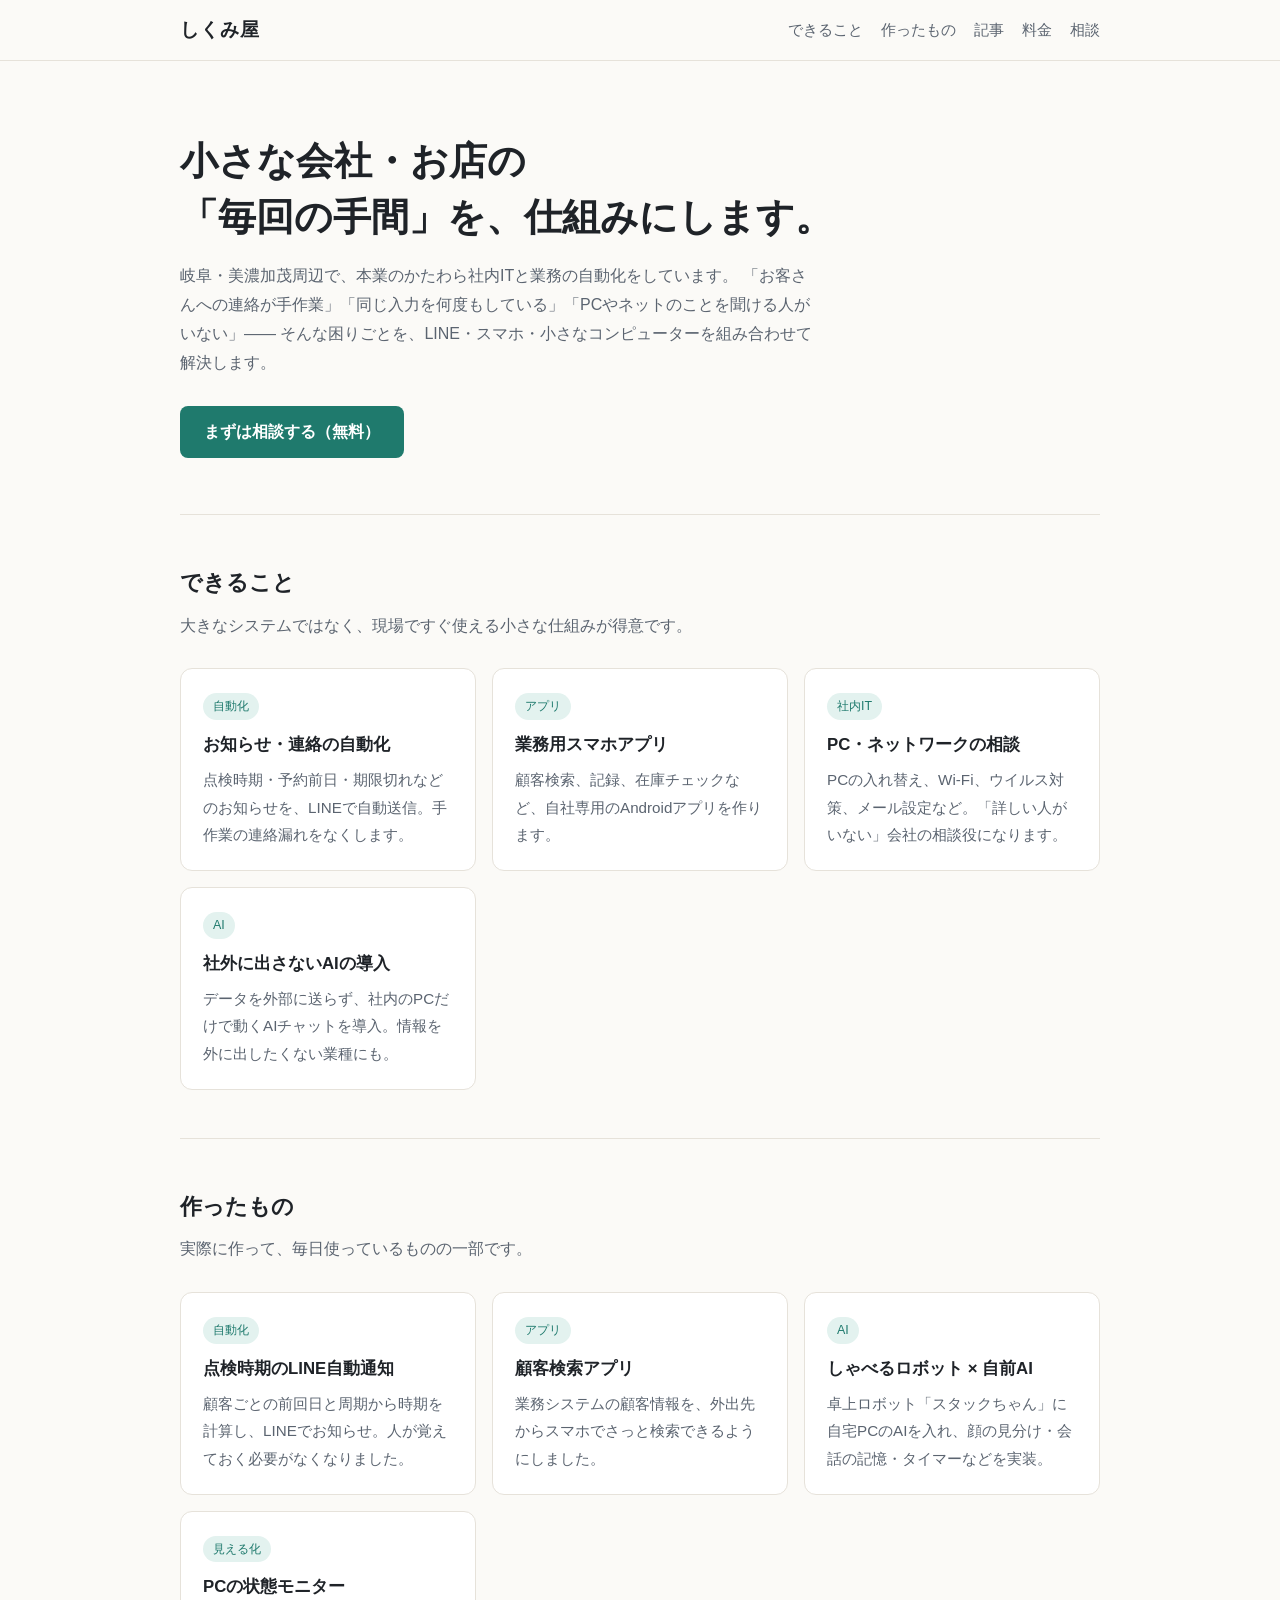
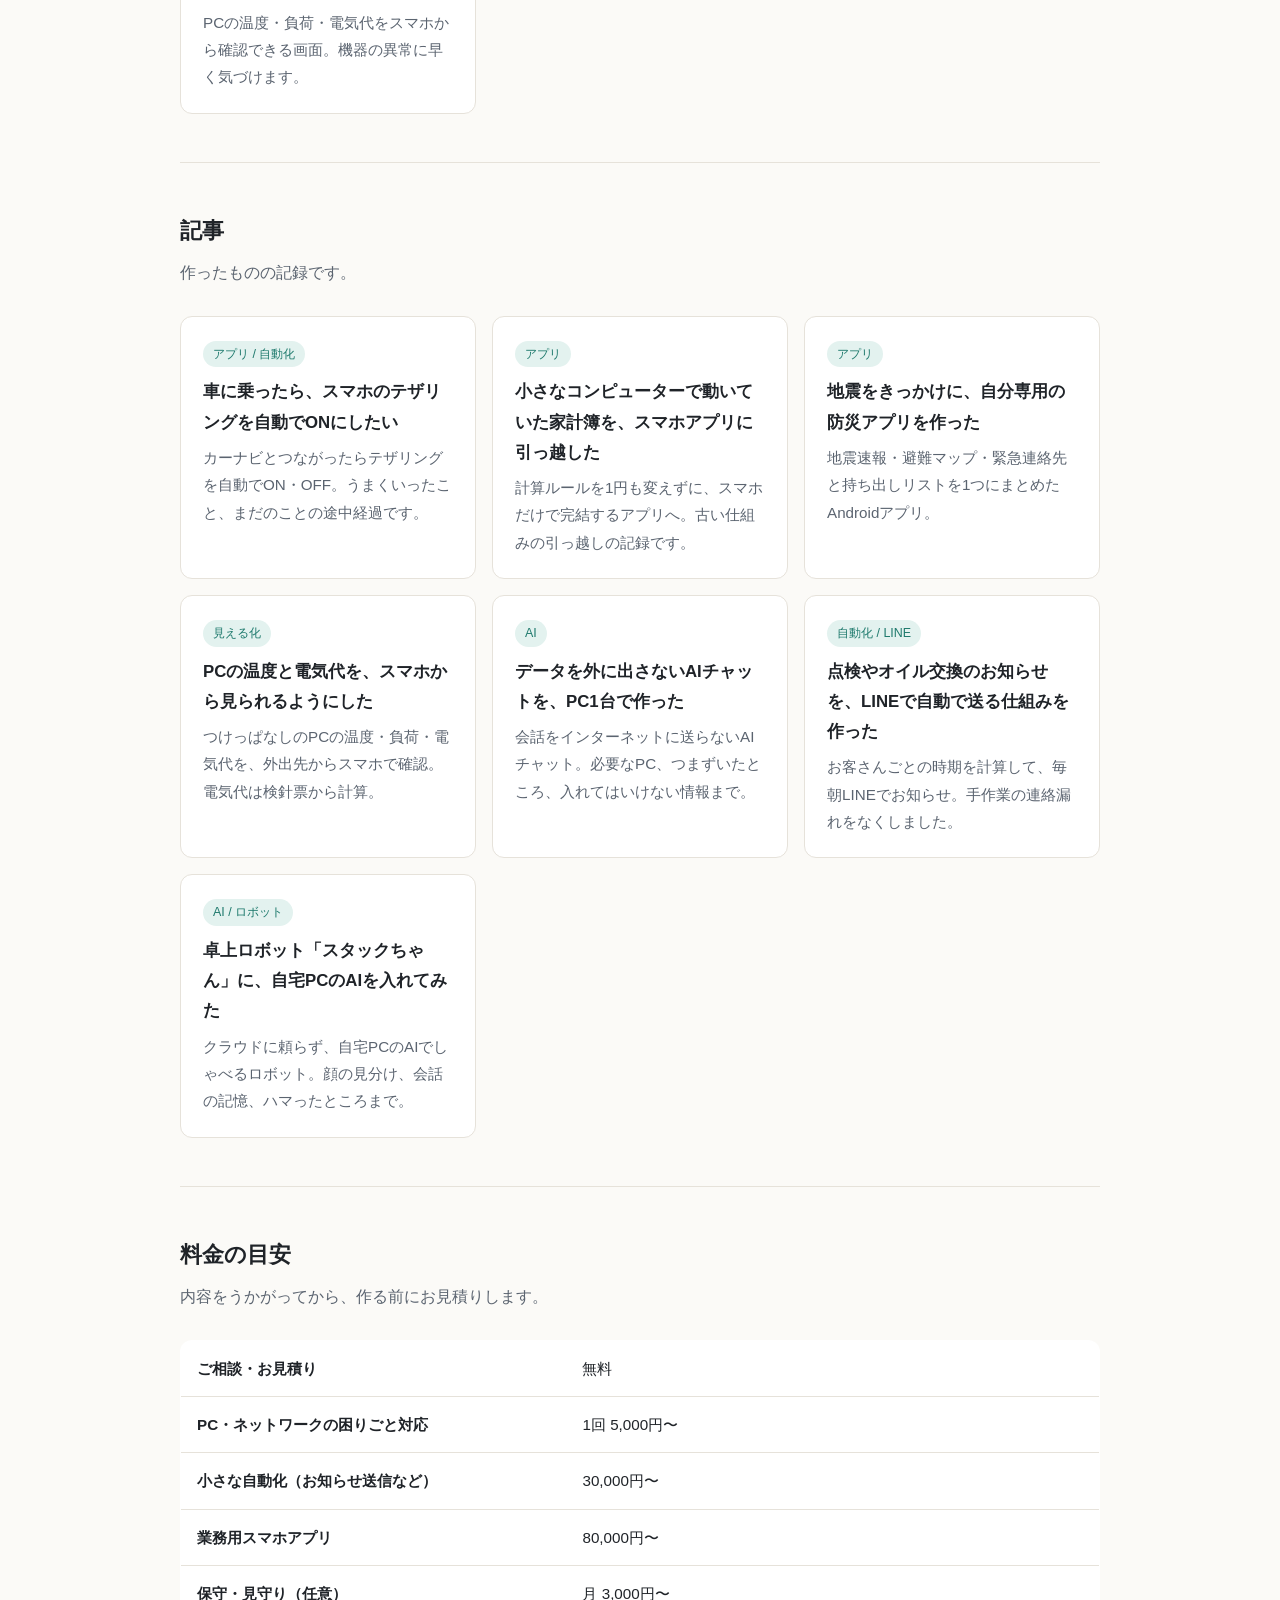
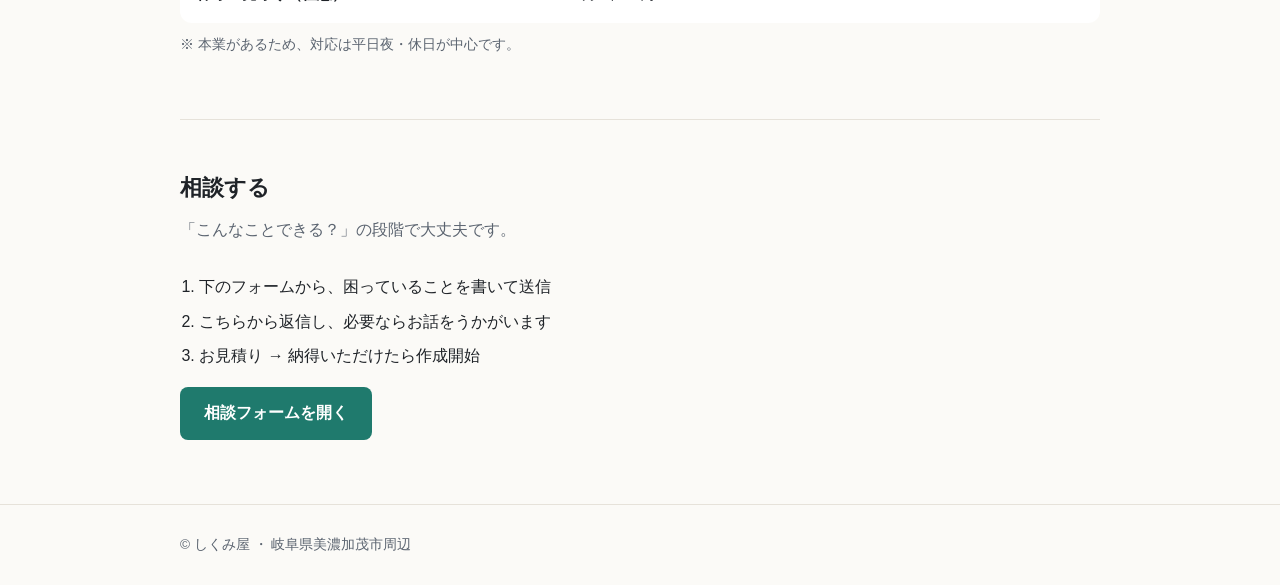
<file: index.html>
<!doctype html>
<html lang="ja">
<head>
<meta charset="utf-8">
  <meta name="google-site-verification" content="8_EN3ege3FC5qu21azrLABHehtoQLJMCMsN9BZb8rlQ" />
<meta name="viewport" content="width=device-width, initial-scale=1">
<title>しくみ屋 | 小さな会社・お店の「めんどう」を仕組みにします</title>
<meta name="description" content="岐阜・美濃加茂周辺で、小さな会社やお店の業務自動化・スマホアプリ・社内IT・ローカルAI導入をお手伝いしています。">
<link rel="stylesheet" href="style.css">
</head>
<body>
<header><div class="wrap">
  <a class="logo" href="#">しくみ屋</a>
  <nav><a href="#service">できること</a><a href="#works">作ったもの</a><a href="#articles">記事</a><a href="#price">料金</a><a href="#contact">相談</a></nav>
</div></header>

<main class="wrap">
  <div class="hero">
    <h1>小さな会社・お店の<br>「毎回の手間」を、仕組みにします。</h1>
    <p>岐阜・美濃加茂周辺で、本業のかたわら社内ITと業務の自動化をしています。
      「お客さんへの連絡が手作業」「同じ入力を何度もしている」「PCやネットのことを聞ける人がいない」――
      そんな困りごとを、LINE・スマホ・小さなコンピューターを組み合わせて解決します。</p>
    <a class="btn" href="#contact">まずは相談する（無料）</a>
  </div>

  <section id="service">
    <h2>できること</h2>
    <p class="lead">大きなシステムではなく、現場ですぐ使える小さな仕組みが得意です。</p>
    <div class="grid">
      <div class="card"><span class="tag">自動化</span><h3>お知らせ・連絡の自動化</h3>
        <p>点検時期・予約前日・期限切れなどのお知らせを、LINEで自動送信。手作業の連絡漏れをなくします。</p></div>
      <div class="card"><span class="tag">アプリ</span><h3>業務用スマホアプリ</h3>
        <p>顧客検索、記録、在庫チェックなど、自社専用のAndroidアプリを作ります。</p></div>
      <div class="card"><span class="tag">社内IT</span><h3>PC・ネットワークの相談</h3>
        <p>PCの入れ替え、Wi-Fi、ウイルス対策、メール設定など。「詳しい人がいない」会社の相談役になります。</p></div>
      <div class="card"><span class="tag">AI</span><h3>社外に出さないAIの導入</h3>
        <p>データを外部に送らず、社内のPCだけで動くAIチャットを導入。情報を外に出したくない業種にも。</p></div>
    </div>
  </section>

  <section id="works">
    <h2>作ったもの</h2>
    <p class="lead">実際に作って、毎日使っているものの一部です。</p>
    <div class="grid">
      <div class="card"><span class="tag">自動化</span><h3>点検時期のLINE自動通知</h3>
        <p>顧客ごとの前回日と周期から時期を計算し、LINEでお知らせ。人が覚えておく必要がなくなりました。</p></div>
      <div class="card"><span class="tag">アプリ</span><h3>顧客検索アプリ</h3>
        <p>業務システムの顧客情報を、外出先からスマホでさっと検索できるようにしました。</p></div>
      <div class="card"><span class="tag">AI</span><h3>しゃべるロボット × 自前AI</h3>
        <p>卓上ロボット「スタックちゃん」に自宅PCのAIを入れ、顔の見分け・会話の記憶・タイマーなどを実装。</p></div>
      <div class="card"><span class="tag">見える化</span><h3>PCの状態モニター</h3>
        <p>PCの温度・負荷・電気代をスマホから確認できる画面。機器の異常に早く気づけます。</p></div>
    </div>
  </section>

  <section id="articles">
    <h2>記事</h2>
    <p class="lead">作ったものの記録です。</p>
    <div class="grid list">
      <a class="card" href="articles/tether-auto.html"><span class="tag">アプリ / 自動化</span>
        <h3>車に乗ったら、スマホのテザリングを自動でONにしたい</h3>
        <p>カーナビとつながったらテザリングを自動でON・OFF。うまくいったこと、まだのことの途中経過です。</p></a>
      <a class="card" href="articles/kakeibo-app.html"><span class="tag">アプリ</span>
        <h3>小さなコンピューターで動いていた家計簿を、スマホアプリに引っ越した</h3>
        <p>計算ルールを1円も変えずに、スマホだけで完結するアプリへ。古い仕組みの引っ越しの記録です。</p></a>
      <a class="card" href="articles/bosai-app.html"><span class="tag">アプリ</span>
        <h3>地震をきっかけに、自分専用の防災アプリを作った</h3>
        <p>地震速報・避難マップ・緊急連絡先と持ち出しリストを1つにまとめたAndroidアプリ。</p></a>
      <a class="card" href="articles/pc-monitor.html"><span class="tag">見える化</span>
        <h3>PCの温度と電気代を、スマホから見られるようにした</h3>
        <p>つけっぱなしのPCの温度・負荷・電気代を、外出先からスマホで確認。電気代は検針票から計算。</p></a>
      <a class="card" href="articles/local-ai-chat.html"><span class="tag">AI</span>
        <h3>データを外に出さないAIチャットを、PC1台で作った</h3>
        <p>会話をインターネットに送らないAIチャット。必要なPC、つまずいたところ、入れてはいけない情報まで。</p></a>
      <a class="card" href="articles/line-reminder.html"><span class="tag">自動化 / LINE</span>
        <h3>点検やオイル交換のお知らせを、LINEで自動で送る仕組みを作った</h3>
        <p>お客さんごとの時期を計算して、毎朝LINEでお知らせ。手作業の連絡漏れをなくしました。</p></a>
      <a class="card" href="articles/stackchan-local-ai.html"><span class="tag">AI / ロボット</span>
        <h3>卓上ロボット「スタックちゃん」に、自宅PCのAIを入れてみた</h3>
        <p>クラウドに頼らず、自宅PCのAIでしゃべるロボット。顔の見分け、会話の記憶、ハマったところまで。</p></a>
    </div>
  </section>

  <section id="price">
    <h2>料金の目安</h2>
    <p class="lead">内容をうかがってから、作る前にお見積りします。</p>
    <table>
      <tr><th>ご相談・お見積り</th><td>無料</td></tr>
      <tr><th>PC・ネットワークの困りごと対応</th><td>1回 5,000円〜</td></tr>
      <tr><th>小さな自動化（お知らせ送信など）</th><td>30,000円〜</td></tr>
      <tr><th>業務用スマホアプリ</th><td>80,000円〜</td></tr>
      <tr><th>保守・見守り（任意）</th><td>月 3,000円〜</td></tr>
    </table>
    <p class="note">※ 本業があるため、対応は平日夜・休日が中心です。</p>
  </section>

  <section id="contact">
    <h2>相談する</h2>
    <p class="lead">「こんなことできる？」の段階で大丈夫です。</p>
    <ol class="flow">
      <li>下のフォームから、困っていることを書いて送信</li>
      <li>こちらから返信し、必要ならお話をうかがいます</li>
      <li>お見積り → 納得いただけたら作成開始</li>
    </ol>
    <p><a class="btn" href="https://docs.google.com/forms/d/e/1FAIpQLSdPCOZxDOZvlKaMUaTIRZ9rGjRrdgUR9eAtF6QADRcpsjMWAw/viewform" target="_blank" rel="noopener" id="form-link">相談フォームを開く</a></p>
  </section>
</main>

<footer><div class="wrap">© しくみ屋 ・ 岐阜県美濃加茂市周辺</div></footer>
</body>
</html>
</file>
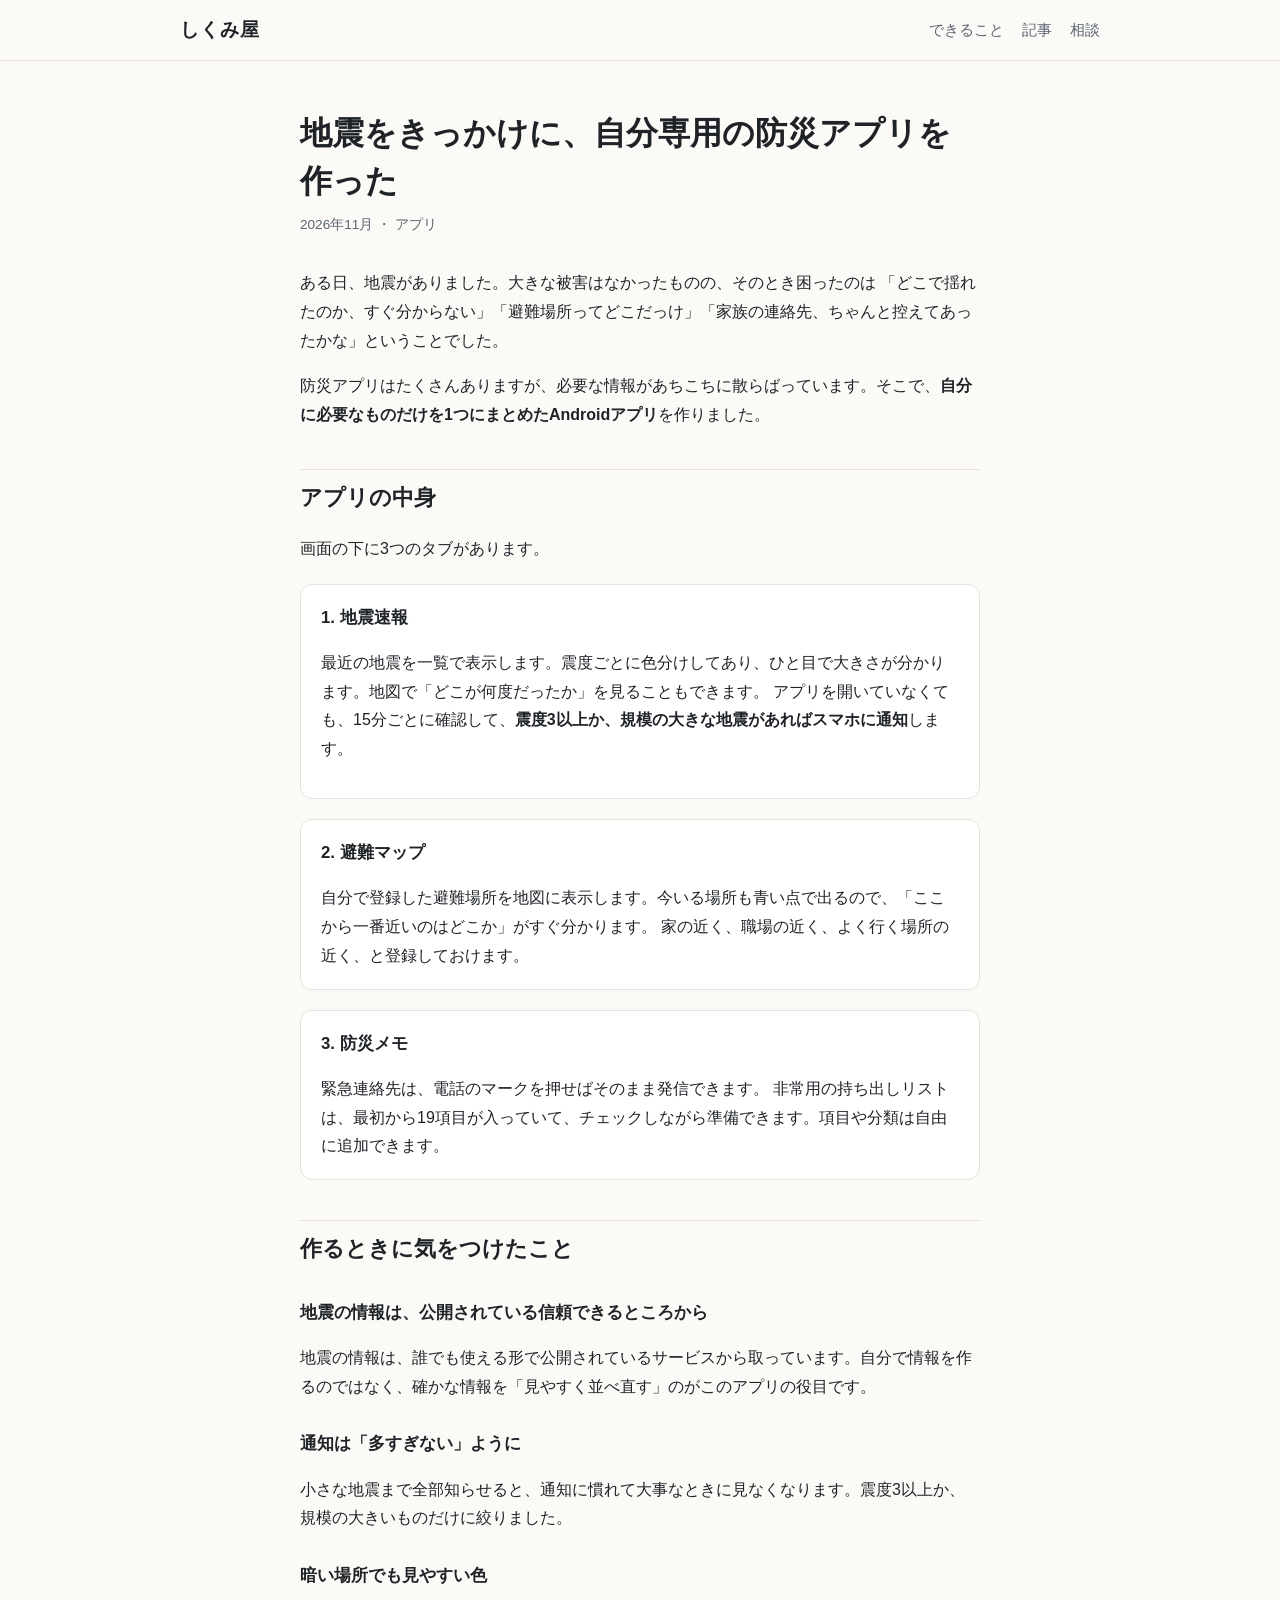
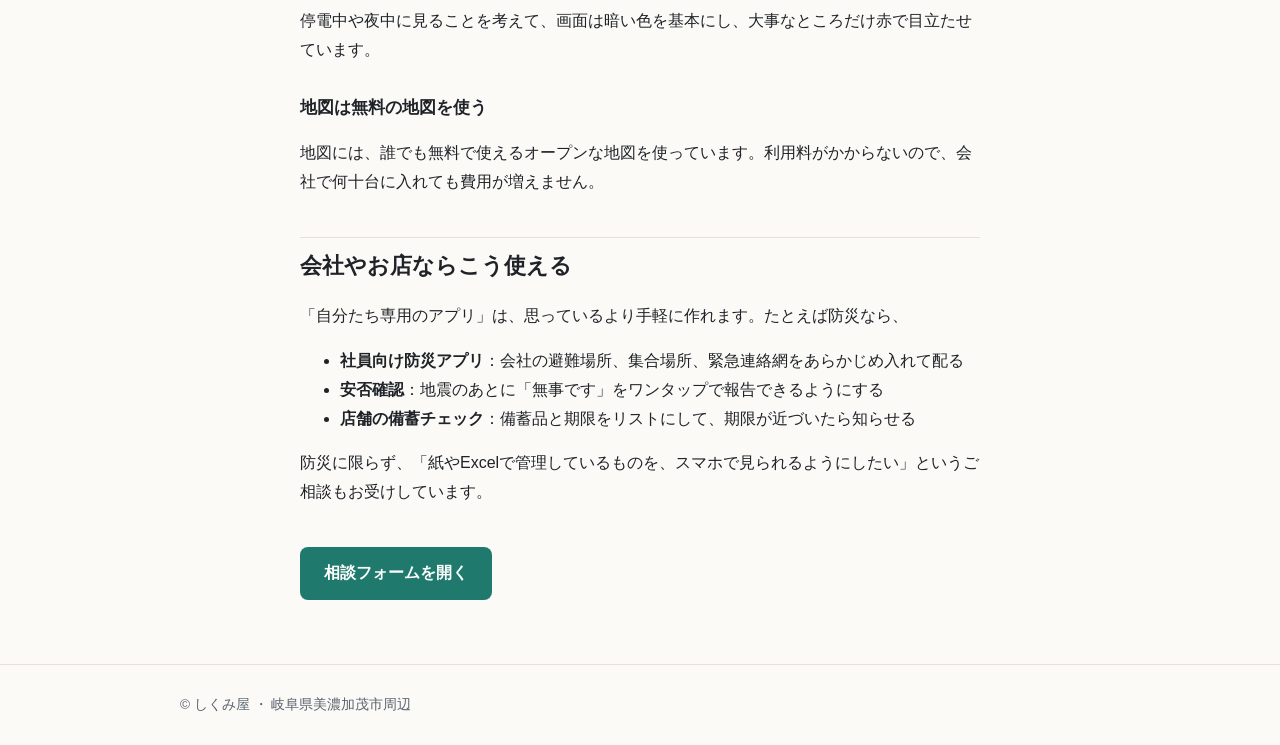
<file: articles/bosai-app.html>
<!doctype html>
<html lang="ja">
<head>
<meta charset="utf-8">
<meta name="viewport" content="width=device-width, initial-scale=1">
<title>地震をきっかけに、自分専用の防災アプリを作った | しくみ屋</title>
<meta name="description" content="地震の速報、避難場所の地図、緊急連絡先と持ち出しリストを1つにまとめたAndroidアプリを作った記録です。">
<link rel="stylesheet" href="../style.css">
</head>
<body>
<header><div class="wrap">
  <a class="logo" href="../">しくみ屋</a>
  <nav><a href="../#service">できること</a><a href="../#articles">記事</a><a href="../#contact">相談</a></nav>
</div></header>

<main class="article">
  <h1>地震をきっかけに、自分専用の防災アプリを作った</h1>
  <div class="meta">2026年11月 ・ アプリ</div>

  <p>ある日、地震がありました。大きな被害はなかったものの、そのとき困ったのは
    「どこで揺れたのか、すぐ分からない」「避難場所ってどこだっけ」「家族の連絡先、ちゃんと控えてあったかな」ということでした。</p>
  <p>防災アプリはたくさんありますが、必要な情報があちこちに散らばっています。そこで、<strong>自分に必要なものだけを1つにまとめたAndroidアプリ</strong>を作りました。</p>

  <h2>アプリの中身</h2>
  <p>画面の下に3つのタブがあります。</p>
  <div class="box">
    <h3 style="margin-top:0">1. 地震速報</h3>
    <p>最近の地震を一覧で表示します。震度ごとに色分けしてあり、ひと目で大きさが分かります。地図で「どこが何度だったか」を見ることもできます。
      アプリを開いていなくても、15分ごとに確認して、<strong>震度3以上か、規模の大きな地震があればスマホに通知</strong>します。</p>
  </div>
  <div class="box">
    <h3 style="margin-top:0">2. 避難マップ</h3>
    <p style="margin-bottom:0">自分で登録した避難場所を地図に表示します。今いる場所も青い点で出るので、「ここから一番近いのはどこか」がすぐ分かります。
      家の近く、職場の近く、よく行く場所の近く、と登録しておけます。</p>
  </div>
  <div class="box">
    <h3 style="margin-top:0">3. 防災メモ</h3>
    <p style="margin-bottom:0">緊急連絡先は、電話のマークを押せばそのまま発信できます。
      非常用の持ち出しリストは、最初から19項目が入っていて、チェックしながら準備できます。項目や分類は自由に追加できます。</p>
  </div>

  <h2>作るときに気をつけたこと</h2>
  <h3>地震の情報は、公開されている信頼できるところから</h3>
  <p>地震の情報は、誰でも使える形で公開されているサービスから取っています。自分で情報を作るのではなく、確かな情報を「見やすく並べ直す」のがこのアプリの役目です。</p>
  <h3>通知は「多すぎない」ように</h3>
  <p>小さな地震まで全部知らせると、通知に慣れて大事なときに見なくなります。震度3以上か、規模の大きいものだけに絞りました。</p>
  <h3>暗い場所でも見やすい色</h3>
  <p>停電中や夜中に見ることを考えて、画面は暗い色を基本にし、大事なところだけ赤で目立たせています。</p>
  <h3>地図は無料の地図を使う</h3>
  <p>地図には、誰でも無料で使えるオープンな地図を使っています。利用料がかからないので、会社で何十台に入れても費用が増えません。</p>

  <h2>会社やお店ならこう使える</h2>
  <p>「自分たち専用のアプリ」は、思っているより手軽に作れます。たとえば防災なら、</p>
  <ul>
    <li><strong>社員向け防災アプリ</strong>：会社の避難場所、集合場所、緊急連絡網をあらかじめ入れて配る</li>
    <li><strong>安否確認</strong>：地震のあとに「無事です」をワンタップで報告できるようにする</li>
    <li><strong>店舗の備蓄チェック</strong>：備蓄品と期限をリストにして、期限が近づいたら知らせる</li>
  </ul>
  <p>防災に限らず、「紙やExcelで管理しているものを、スマホで見られるようにしたい」というご相談もお受けしています。</p>

  <p class="cta"><a class="btn" href="https://docs.google.com/forms/d/e/1FAIpQLSdPCOZxDOZvlKaMUaTIRZ9rGjRrdgUR9eAtF6QADRcpsjMWAw/viewform" target="_blank" rel="noopener">相談フォームを開く</a></p>
</main>

<footer><div class="wrap">© しくみ屋 ・ 岐阜県美濃加茂市周辺</div></footer>
</body>
</html>
</file>
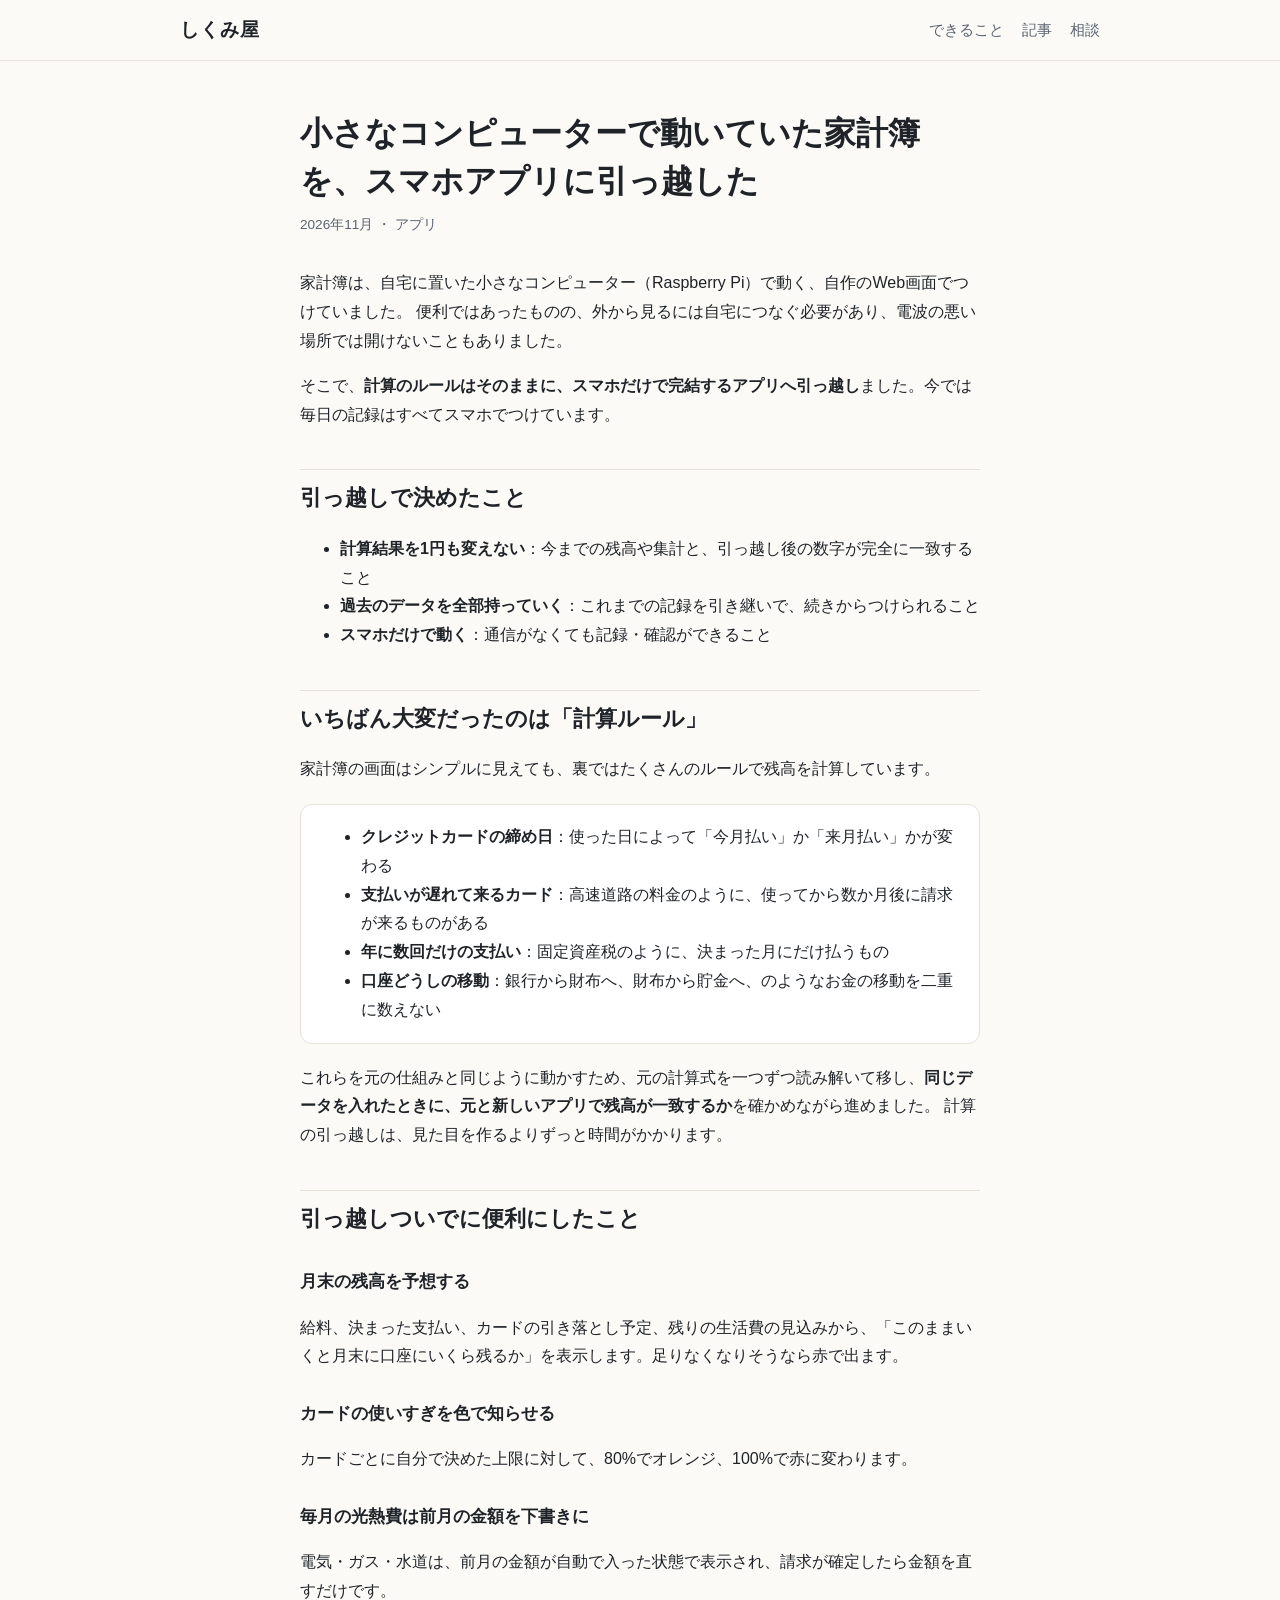
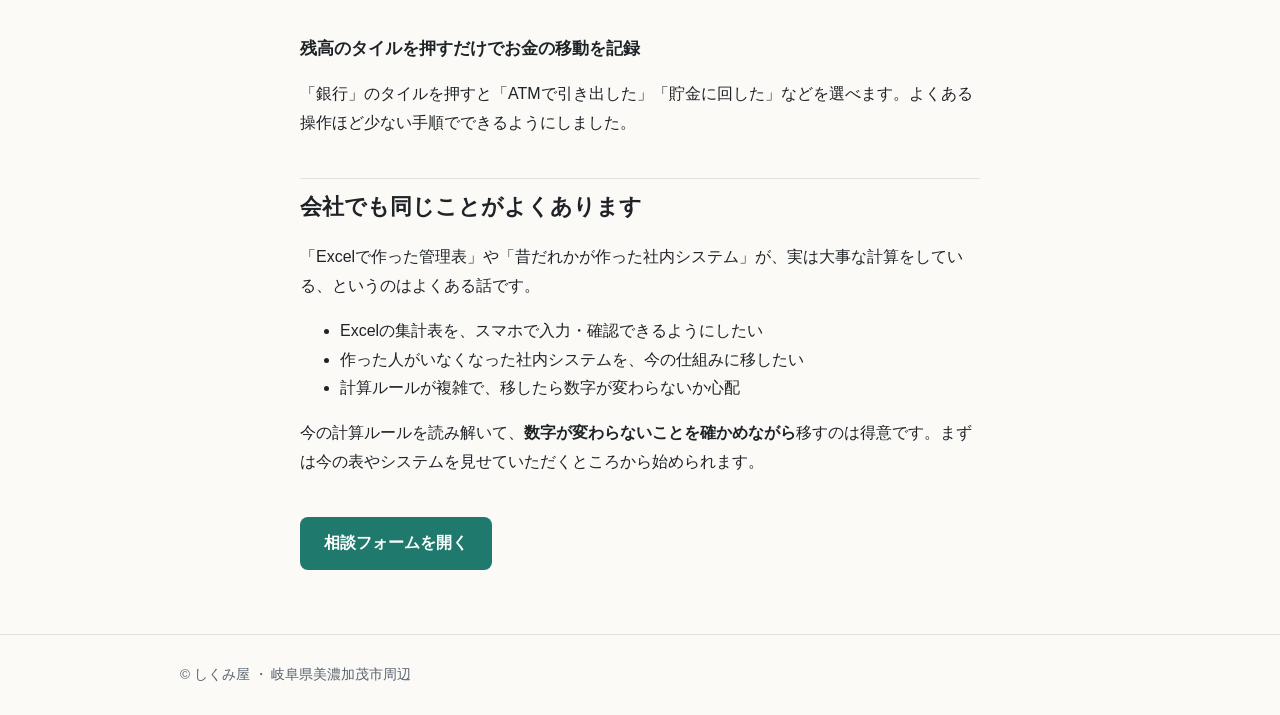
<file: articles/kakeibo-app.html>
<!doctype html>
<html lang="ja">
<head>
<meta charset="utf-8">
<meta name="viewport" content="width=device-width, initial-scale=1">
<title>小さなコンピューターで動いていた家計簿を、スマホアプリに引っ越した | しくみ屋</title>
<meta name="description" content="自宅の小さなコンピューターで動かしていた家計簿を、計算ルールをそのままに、スマホだけで完結するアプリへ移した記録です。">
<link rel="stylesheet" href="../style.css">
</head>
<body>
<header><div class="wrap">
  <a class="logo" href="../">しくみ屋</a>
  <nav><a href="../#service">できること</a><a href="../#articles">記事</a><a href="../#contact">相談</a></nav>
</div></header>

<main class="article">
  <h1>小さなコンピューターで動いていた家計簿を、スマホアプリに引っ越した</h1>
  <div class="meta">2026年11月 ・ アプリ</div>

  <p>家計簿は、自宅に置いた小さなコンピューター（Raspberry Pi）で動く、自作のWeb画面でつけていました。
    便利ではあったものの、外から見るには自宅につなぐ必要があり、電波の悪い場所では開けないこともありました。</p>
  <p>そこで、<strong>計算のルールはそのままに、スマホだけで完結するアプリへ引っ越し</strong>ました。今では毎日の記録はすべてスマホでつけています。</p>

  <h2>引っ越しで決めたこと</h2>
  <ul>
    <li><strong>計算結果を1円も変えない</strong>：今までの残高や集計と、引っ越し後の数字が完全に一致すること</li>
    <li><strong>過去のデータを全部持っていく</strong>：これまでの記録を引き継いで、続きからつけられること</li>
    <li><strong>スマホだけで動く</strong>：通信がなくても記録・確認ができること</li>
  </ul>

  <h2>いちばん大変だったのは「計算ルール」</h2>
  <p>家計簿の画面はシンプルに見えても、裏ではたくさんのルールで残高を計算しています。</p>
  <div class="box">
    <ul style="margin:0">
      <li><strong>クレジットカードの締め日</strong>：使った日によって「今月払い」か「来月払い」かが変わる</li>
      <li><strong>支払いが遅れて来るカード</strong>：高速道路の料金のように、使ってから数か月後に請求が来るものがある</li>
      <li><strong>年に数回だけの支払い</strong>：固定資産税のように、決まった月にだけ払うもの</li>
      <li><strong>口座どうしの移動</strong>：銀行から財布へ、財布から貯金へ、のようなお金の移動を二重に数えない</li>
    </ul>
  </div>
  <p>これらを元の仕組みと同じように動かすため、元の計算式を一つずつ読み解いて移し、<strong>同じデータを入れたときに、元と新しいアプリで残高が一致するか</strong>を確かめながら進めました。
    計算の引っ越しは、見た目を作るよりずっと時間がかかります。</p>

  <h2>引っ越しついでに便利にしたこと</h2>
  <h3>月末の残高を予想する</h3>
  <p>給料、決まった支払い、カードの引き落とし予定、残りの生活費の見込みから、「このままいくと月末に口座にいくら残るか」を表示します。足りなくなりそうなら赤で出ます。</p>
  <h3>カードの使いすぎを色で知らせる</h3>
  <p>カードごとに自分で決めた上限に対して、80%でオレンジ、100%で赤に変わります。</p>
  <h3>毎月の光熱費は前月の金額を下書きに</h3>
  <p>電気・ガス・水道は、前月の金額が自動で入った状態で表示され、請求が確定したら金額を直すだけです。</p>
  <h3>残高のタイルを押すだけでお金の移動を記録</h3>
  <p>「銀行」のタイルを押すと「ATMで引き出した」「貯金に回した」などを選べます。よくある操作ほど少ない手順でできるようにしました。</p>

  <h2>会社でも同じことがよくあります</h2>
  <p>「Excelで作った管理表」や「昔だれかが作った社内システム」が、実は大事な計算をしている、というのはよくある話です。</p>
  <ul>
    <li>Excelの集計表を、スマホで入力・確認できるようにしたい</li>
    <li>作った人がいなくなった社内システムを、今の仕組みに移したい</li>
    <li>計算ルールが複雑で、移したら数字が変わらないか心配</li>
  </ul>
  <p>今の計算ルールを読み解いて、<strong>数字が変わらないことを確かめながら</strong>移すのは得意です。まずは今の表やシステムを見せていただくところから始められます。</p>

  <p class="cta"><a class="btn" href="https://docs.google.com/forms/d/e/1FAIpQLSdPCOZxDOZvlKaMUaTIRZ9rGjRrdgUR9eAtF6QADRcpsjMWAw/viewform" target="_blank" rel="noopener">相談フォームを開く</a></p>
</main>

<footer><div class="wrap">© しくみ屋 ・ 岐阜県美濃加茂市周辺</div></footer>
</body>
</html>
</file>
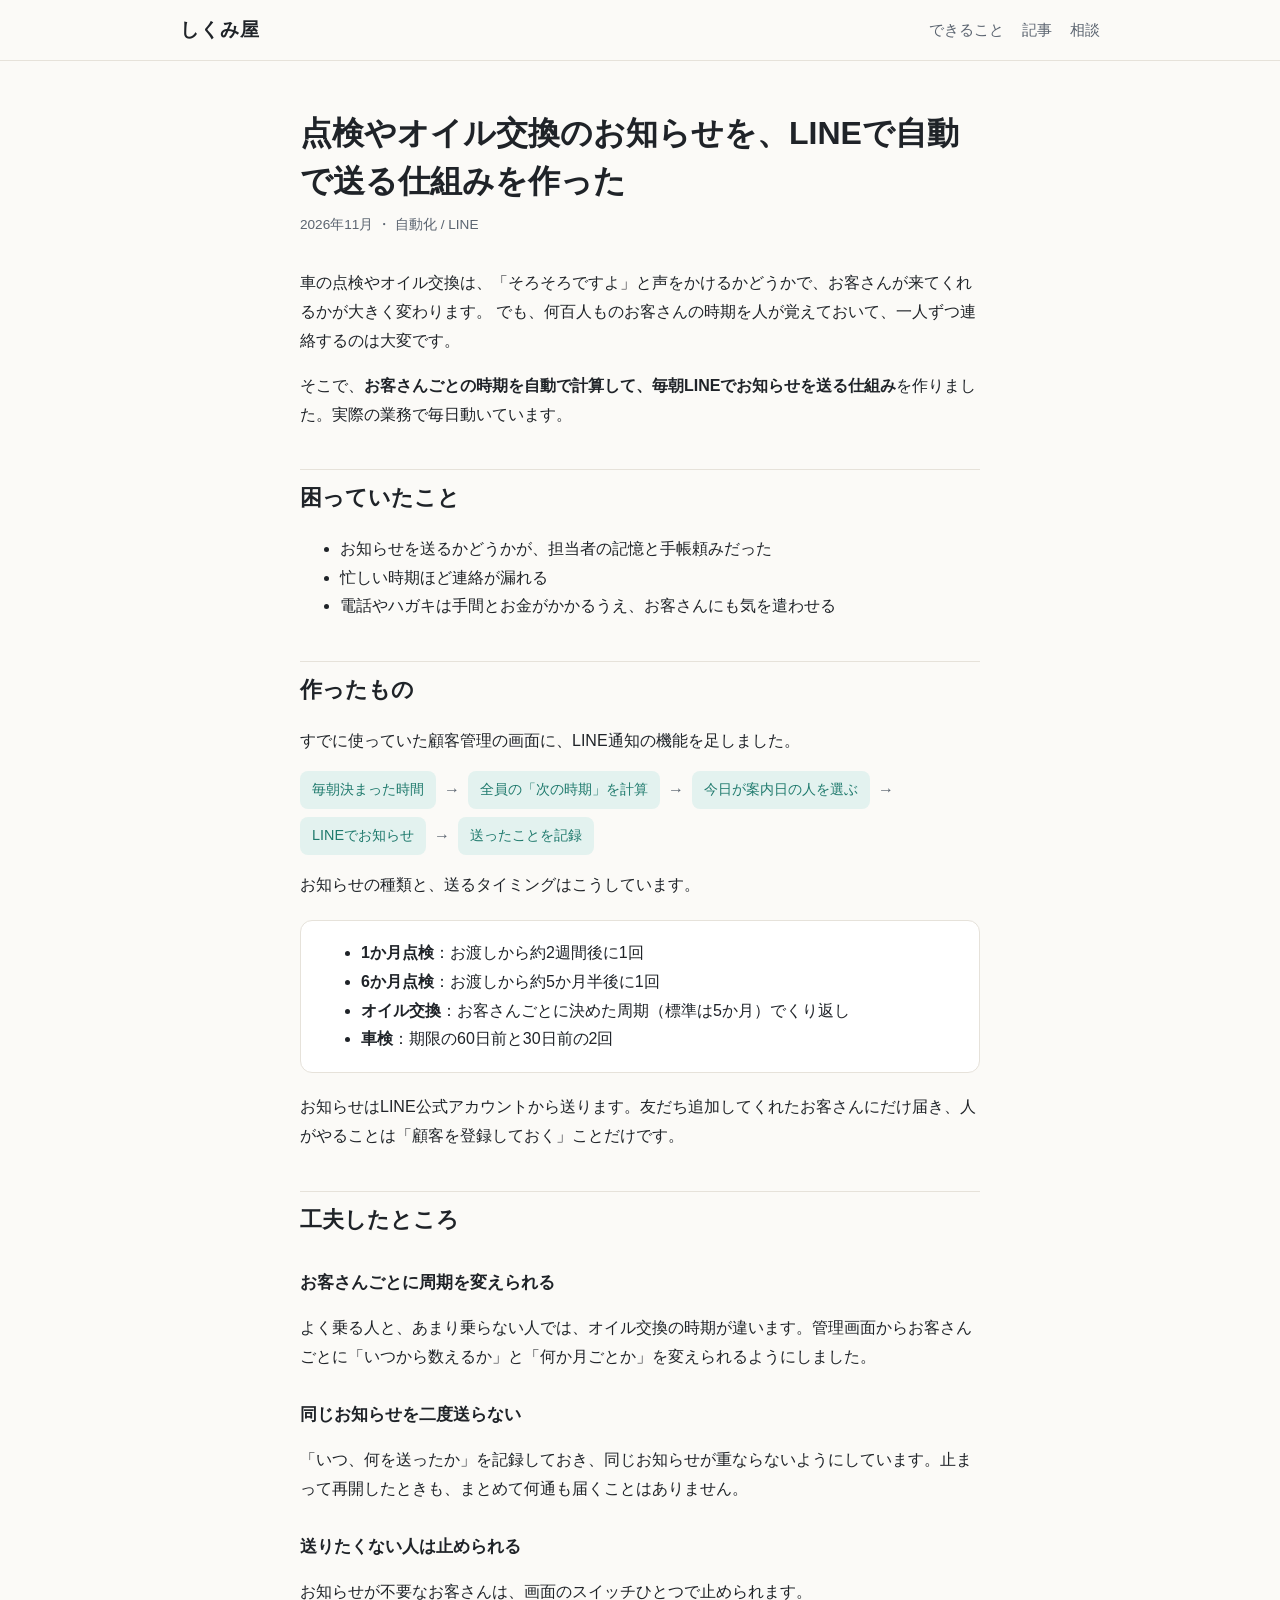
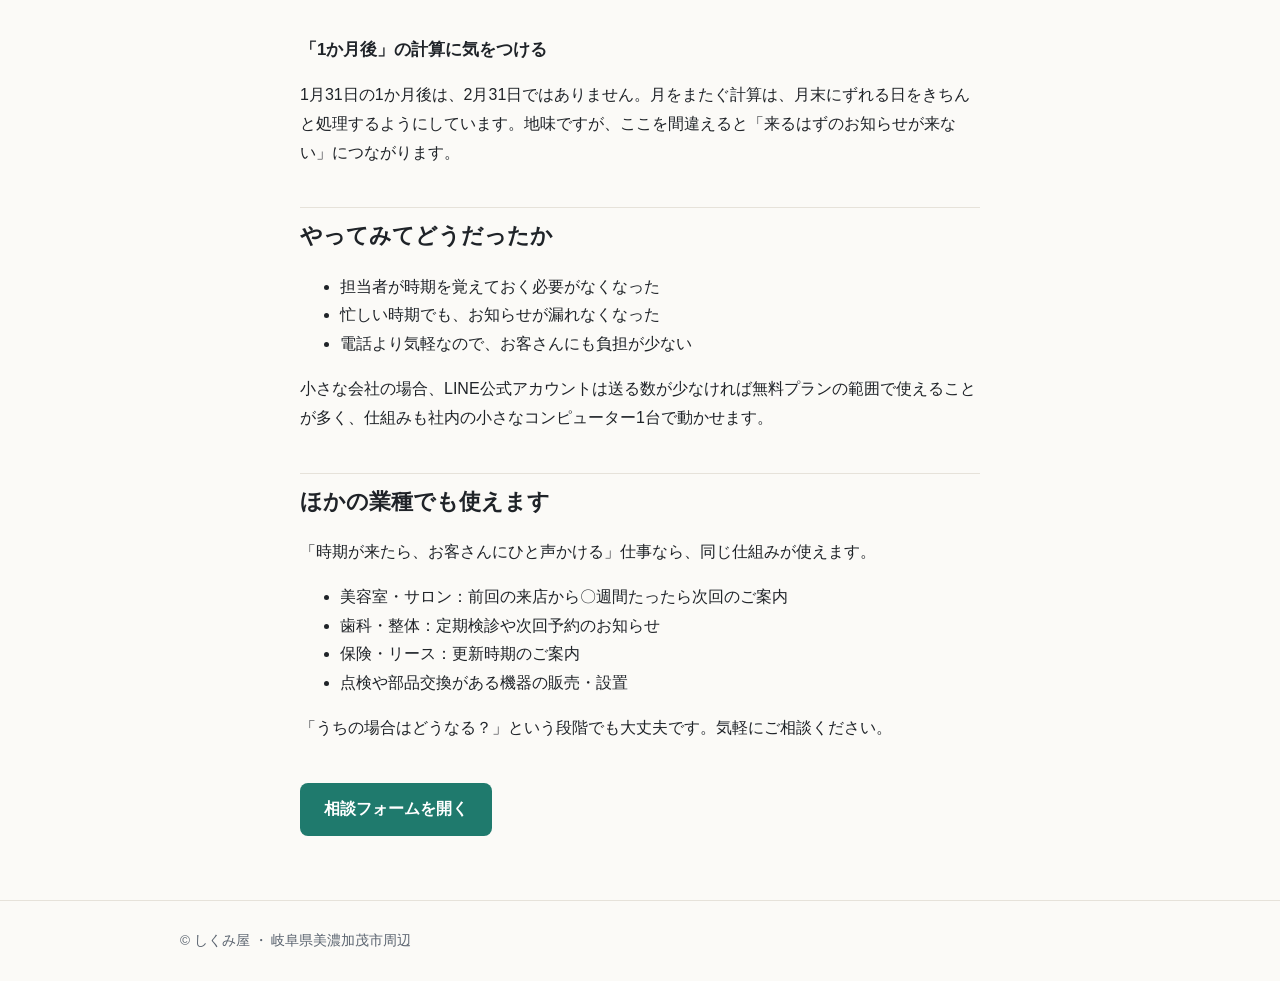
<file: articles/line-reminder.html>
<!doctype html>
<html lang="ja">
<head>
<meta charset="utf-8">
<meta name="viewport" content="width=device-width, initial-scale=1">
<title>点検やオイル交換のお知らせを、LINEで自動で送る仕組みを作った | しくみ屋</title>
<meta name="description" content="お客さんごとの点検・オイル交換・車検の時期を計算して、毎朝LINEで自動でお知らせする仕組み。手作業の連絡漏れをなくした記録です。">
<link rel="stylesheet" href="../style.css">
</head>
<body>
<header><div class="wrap">
  <a class="logo" href="../">しくみ屋</a>
  <nav><a href="../#service">できること</a><a href="../#articles">記事</a><a href="../#contact">相談</a></nav>
</div></header>

<main class="article">
  <h1>点検やオイル交換のお知らせを、LINEで自動で送る仕組みを作った</h1>
  <div class="meta">2026年11月 ・ 自動化 / LINE</div>

  <p>車の点検やオイル交換は、「そろそろですよ」と声をかけるかどうかで、お客さんが来てくれるかが大きく変わります。
    でも、何百人ものお客さんの時期を人が覚えておいて、一人ずつ連絡するのは大変です。</p>
  <p>そこで、<strong>お客さんごとの時期を自動で計算して、毎朝LINEでお知らせを送る仕組み</strong>を作りました。実際の業務で毎日動いています。</p>

  <h2>困っていたこと</h2>
  <ul>
    <li>お知らせを送るかどうかが、担当者の記憶と手帳頼みだった</li>
    <li>忙しい時期ほど連絡が漏れる</li>
    <li>電話やハガキは手間とお金がかかるうえ、お客さんにも気を遣わせる</li>
  </ul>

  <h2>作ったもの</h2>
  <p>すでに使っていた顧客管理の画面に、LINE通知の機能を足しました。</p>
  <div class="flowline">
    <span>毎朝決まった時間</span><b>→</b><span>全員の「次の時期」を計算</span><b>→</b><span>今日が案内日の人を選ぶ</span><b>→</b><span>LINEでお知らせ</span><b>→</b><span>送ったことを記録</span>
  </div>
  <p>お知らせの種類と、送るタイミングはこうしています。</p>
  <div class="box">
    <ul style="margin:0">
      <li><strong>1か月点検</strong>：お渡しから約2週間後に1回</li>
      <li><strong>6か月点検</strong>：お渡しから約5か月半後に1回</li>
      <li><strong>オイル交換</strong>：お客さんごとに決めた周期（標準は5か月）でくり返し</li>
      <li><strong>車検</strong>：期限の60日前と30日前の2回</li>
    </ul>
  </div>
  <p>お知らせはLINE公式アカウントから送ります。友だち追加してくれたお客さんにだけ届き、人がやることは「顧客を登録しておく」ことだけです。</p>

  <h2>工夫したところ</h2>
  <h3>お客さんごとに周期を変えられる</h3>
  <p>よく乗る人と、あまり乗らない人では、オイル交換の時期が違います。管理画面からお客さんごとに「いつから数えるか」と「何か月ごとか」を変えられるようにしました。</p>
  <h3>同じお知らせを二度送らない</h3>
  <p>「いつ、何を送ったか」を記録しておき、同じお知らせが重ならないようにしています。止まって再開したときも、まとめて何通も届くことはありません。</p>
  <h3>送りたくない人は止められる</h3>
  <p>お知らせが不要なお客さんは、画面のスイッチひとつで止められます。</p>
  <h3>「1か月後」の計算に気をつける</h3>
  <p>1月31日の1か月後は、2月31日ではありません。月をまたぐ計算は、月末にずれる日をきちんと処理するようにしています。地味ですが、ここを間違えると「来るはずのお知らせが来ない」につながります。</p>

  <h2>やってみてどうだったか</h2>
  <ul>
    <li>担当者が時期を覚えておく必要がなくなった</li>
    <li>忙しい時期でも、お知らせが漏れなくなった</li>
    <li>電話より気軽なので、お客さんにも負担が少ない</li>
  </ul>
  <p>小さな会社の場合、LINE公式アカウントは送る数が少なければ無料プランの範囲で使えることが多く、仕組みも社内の小さなコンピューター1台で動かせます。</p>

  <h2>ほかの業種でも使えます</h2>
  <p>「時期が来たら、お客さんにひと声かける」仕事なら、同じ仕組みが使えます。</p>
  <ul>
    <li>美容室・サロン：前回の来店から〇週間たったら次回のご案内</li>
    <li>歯科・整体：定期検診や次回予約のお知らせ</li>
    <li>保険・リース：更新時期のご案内</li>
    <li>点検や部品交換がある機器の販売・設置</li>
  </ul>
  <p>「うちの場合はどうなる？」という段階でも大丈夫です。気軽にご相談ください。</p>

  <p class="cta"><a class="btn" href="https://docs.google.com/forms/d/e/1FAIpQLSdPCOZxDOZvlKaMUaTIRZ9rGjRrdgUR9eAtF6QADRcpsjMWAw/viewform" target="_blank" rel="noopener">相談フォームを開く</a></p>
</main>

<footer><div class="wrap">© しくみ屋 ・ 岐阜県美濃加茂市周辺</div></footer>
</body>
</html>
</file>
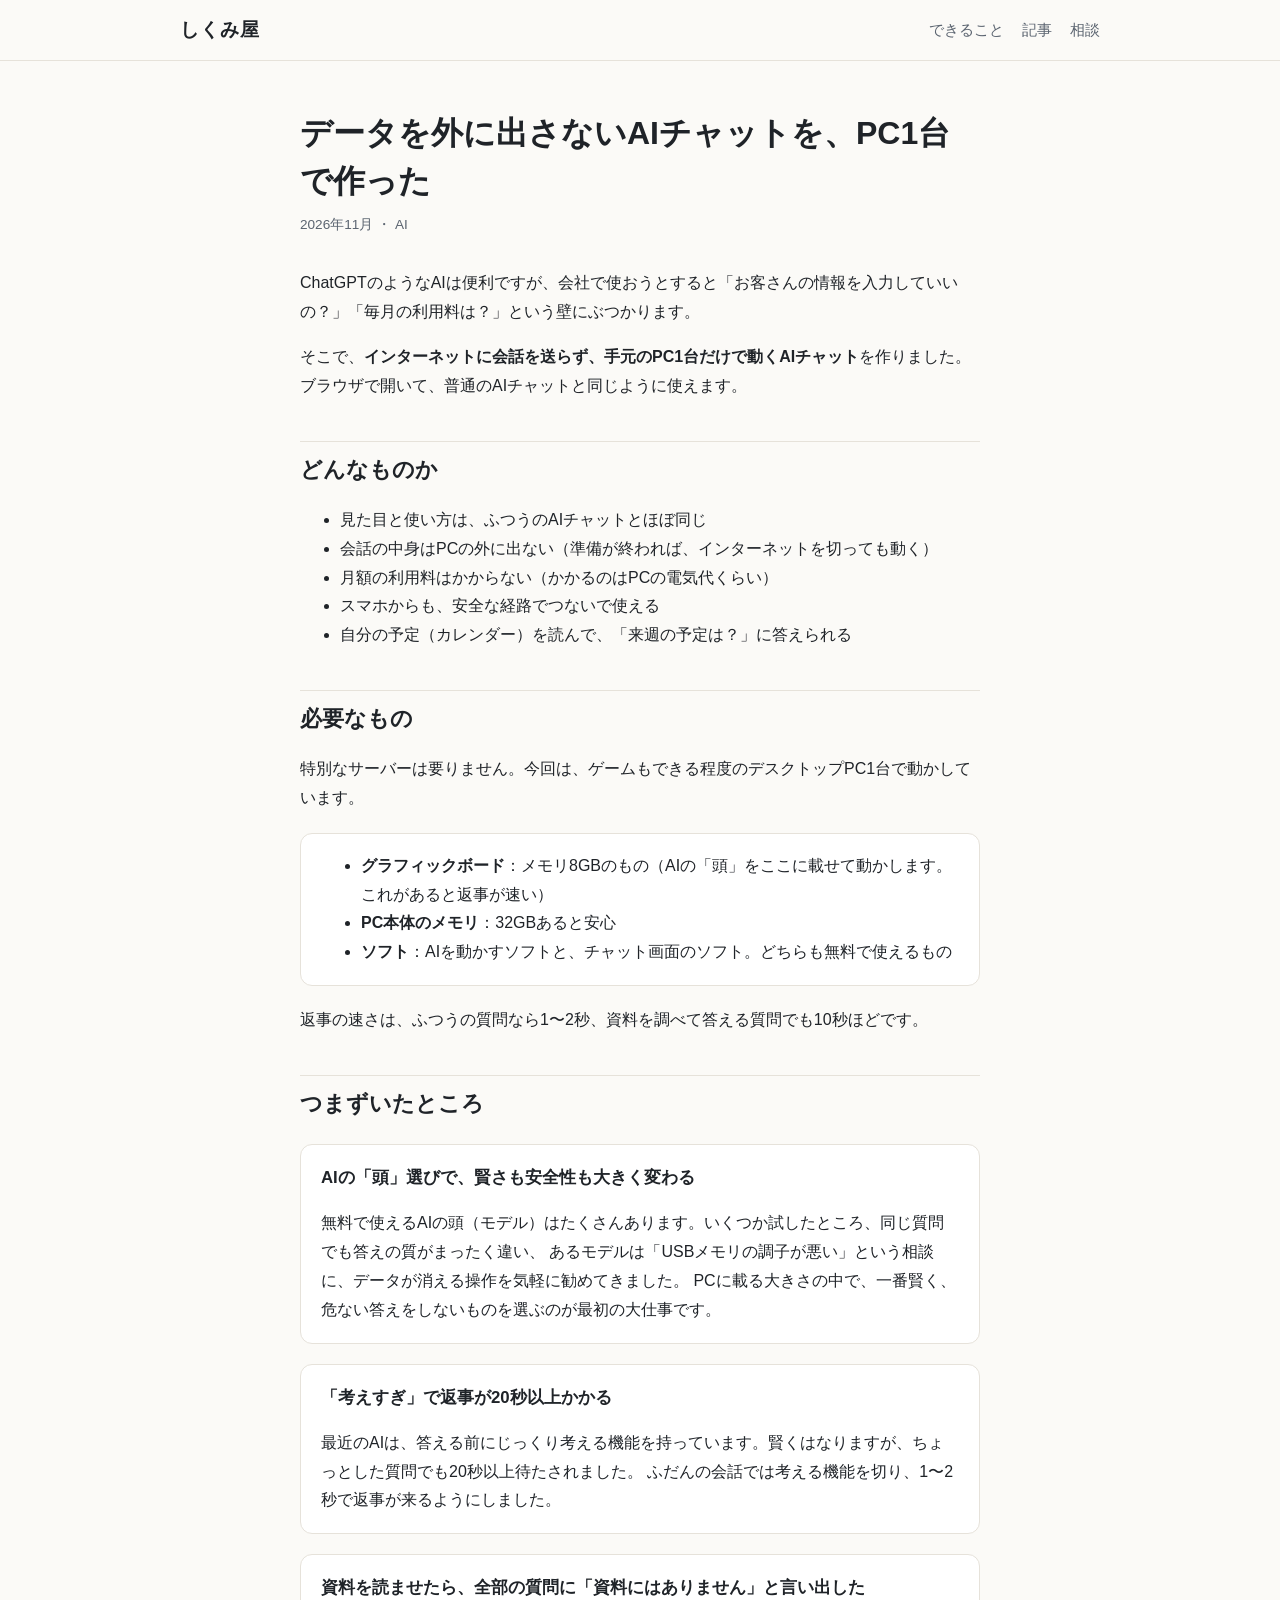
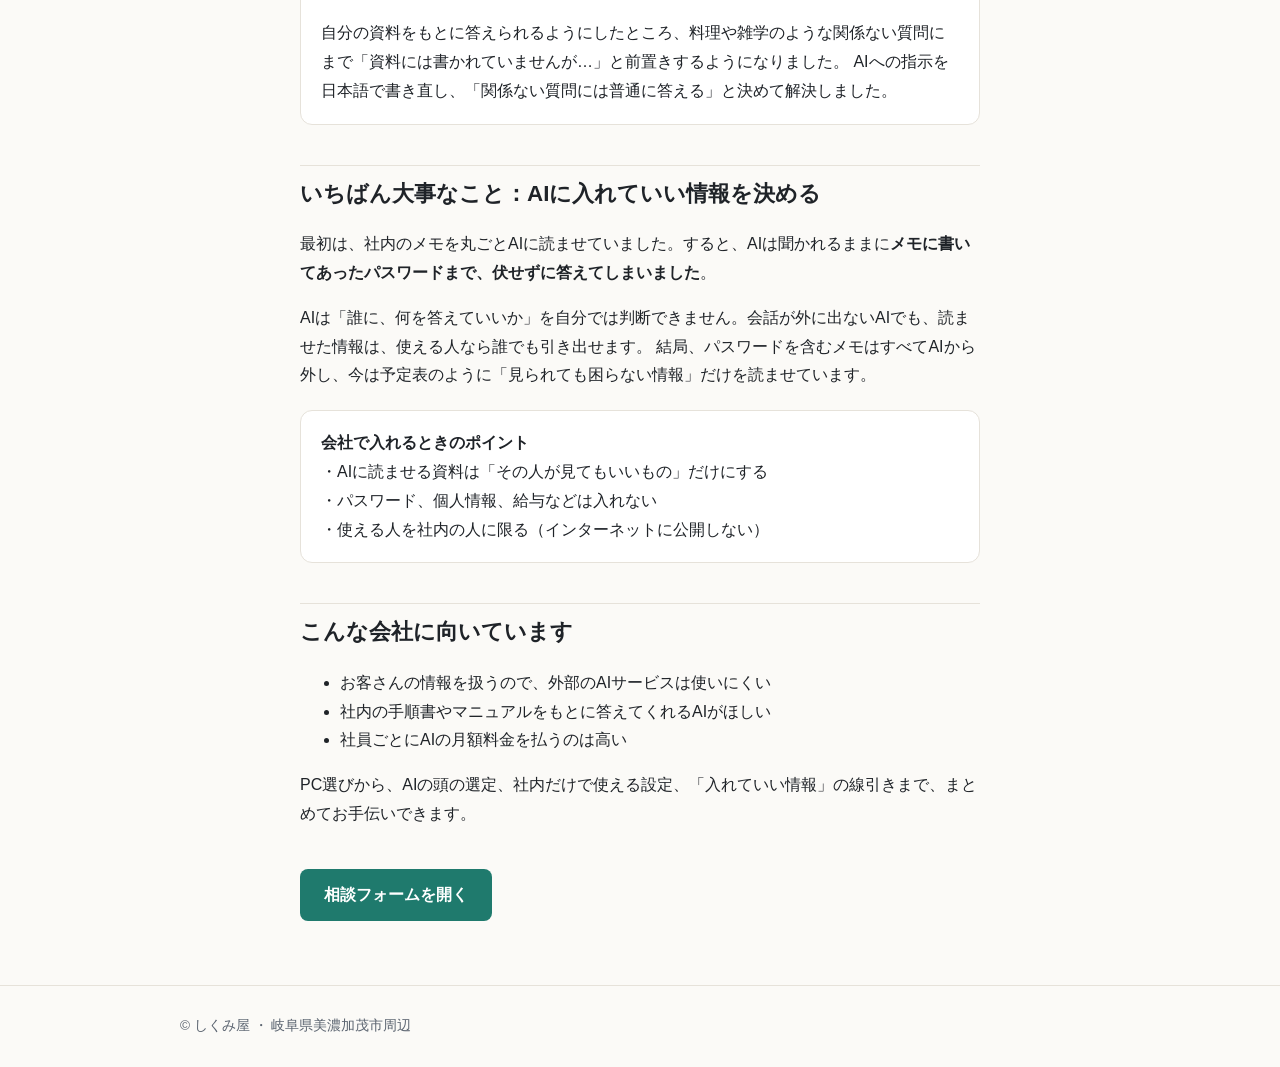
<file: articles/local-ai-chat.html>
<!doctype html>
<html lang="ja">
<head>
<meta charset="utf-8">
<meta name="viewport" content="width=device-width, initial-scale=1">
<title>データを外に出さないAIチャットを、PC1台で作った | しくみ屋</title>
<meta name="description" content="ChatGPTのようなAIチャットを、インターネットに送らずに社内のPC1台で動かした記録。必要なPC、つまずいたところ、入れてはいけない情報まで。">
<link rel="stylesheet" href="../style.css">
</head>
<body>
<header><div class="wrap">
  <a class="logo" href="../">しくみ屋</a>
  <nav><a href="../#service">できること</a><a href="../#articles">記事</a><a href="../#contact">相談</a></nav>
</div></header>

<main class="article">
  <h1>データを外に出さないAIチャットを、PC1台で作った</h1>
  <div class="meta">2026年11月 ・ AI</div>

  <p>ChatGPTのようなAIは便利ですが、会社で使おうとすると「お客さんの情報を入力していいの？」「毎月の利用料は？」という壁にぶつかります。</p>
  <p>そこで、<strong>インターネットに会話を送らず、手元のPC1台だけで動くAIチャット</strong>を作りました。ブラウザで開いて、普通のAIチャットと同じように使えます。</p>

  <h2>どんなものか</h2>
  <ul>
    <li>見た目と使い方は、ふつうのAIチャットとほぼ同じ</li>
    <li>会話の中身はPCの外に出ない（準備が終われば、インターネットを切っても動く）</li>
    <li>月額の利用料はかからない（かかるのはPCの電気代くらい）</li>
    <li>スマホからも、安全な経路でつないで使える</li>
    <li>自分の予定（カレンダー）を読んで、「来週の予定は？」に答えられる</li>
  </ul>

  <h2>必要なもの</h2>
  <p>特別なサーバーは要りません。今回は、ゲームもできる程度のデスクトップPC1台で動かしています。</p>
  <div class="box">
    <ul style="margin:0">
      <li><strong>グラフィックボード</strong>：メモリ8GBのもの（AIの「頭」をここに載せて動かします。これがあると返事が速い）</li>
      <li><strong>PC本体のメモリ</strong>：32GBあると安心</li>
      <li><strong>ソフト</strong>：AIを動かすソフトと、チャット画面のソフト。どちらも無料で使えるもの</li>
    </ul>
  </div>
  <p>返事の速さは、ふつうの質問なら1〜2秒、資料を調べて答える質問でも10秒ほどです。</p>

  <h2>つまずいたところ</h2>
  <div class="box">
    <h3 style="margin-top:0">AIの「頭」選びで、賢さも安全性も大きく変わる</h3>
    <p style="margin-bottom:0">無料で使えるAIの頭（モデル）はたくさんあります。いくつか試したところ、同じ質問でも答えの質がまったく違い、
      あるモデルは「USBメモリの調子が悪い」という相談に、データが消える操作を気軽に勧めてきました。
      PCに載る大きさの中で、一番賢く、危ない答えをしないものを選ぶのが最初の大仕事です。</p>
  </div>
  <div class="box">
    <h3 style="margin-top:0">「考えすぎ」で返事が20秒以上かかる</h3>
    <p style="margin-bottom:0">最近のAIは、答える前にじっくり考える機能を持っています。賢くはなりますが、ちょっとした質問でも20秒以上待たされました。
      ふだんの会話では考える機能を切り、1〜2秒で返事が来るようにしました。</p>
  </div>
  <div class="box">
    <h3 style="margin-top:0">資料を読ませたら、全部の質問に「資料にはありません」と言い出した</h3>
    <p style="margin-bottom:0">自分の資料をもとに答えられるようにしたところ、料理や雑学のような関係ない質問にまで「資料には書かれていませんが…」と前置きするようになりました。
      AIへの指示を日本語で書き直し、「関係ない質問には普通に答える」と決めて解決しました。</p>
  </div>

  <h2>いちばん大事なこと：AIに入れていい情報を決める</h2>
  <p>最初は、社内のメモを丸ごとAIに読ませていました。すると、AIは聞かれるままに<strong>メモに書いてあったパスワードまで、伏せずに答えてしまいました</strong>。</p>
  <p>AIは「誰に、何を答えていいか」を自分では判断できません。会話が外に出ないAIでも、読ませた情報は、使える人なら誰でも引き出せます。
    結局、パスワードを含むメモはすべてAIから外し、今は予定表のように「見られても困らない情報」だけを読ませています。</p>
  <div class="box">
    <p style="margin:0"><strong>会社で入れるときのポイント</strong><br>
      ・AIに読ませる資料は「その人が見てもいいもの」だけにする<br>
      ・パスワード、個人情報、給与などは入れない<br>
      ・使える人を社内の人に限る（インターネットに公開しない）</p>
  </div>

  <h2>こんな会社に向いています</h2>
  <ul>
    <li>お客さんの情報を扱うので、外部のAIサービスは使いにくい</li>
    <li>社内の手順書やマニュアルをもとに答えてくれるAIがほしい</li>
    <li>社員ごとにAIの月額料金を払うのは高い</li>
  </ul>
  <p>PC選びから、AIの頭の選定、社内だけで使える設定、「入れていい情報」の線引きまで、まとめてお手伝いできます。</p>

  <p class="cta"><a class="btn" href="https://docs.google.com/forms/d/e/1FAIpQLSdPCOZxDOZvlKaMUaTIRZ9rGjRrdgUR9eAtF6QADRcpsjMWAw/viewform" target="_blank" rel="noopener">相談フォームを開く</a></p>
</main>

<footer><div class="wrap">© しくみ屋 ・ 岐阜県美濃加茂市周辺</div></footer>
</body>
</html>
</file>
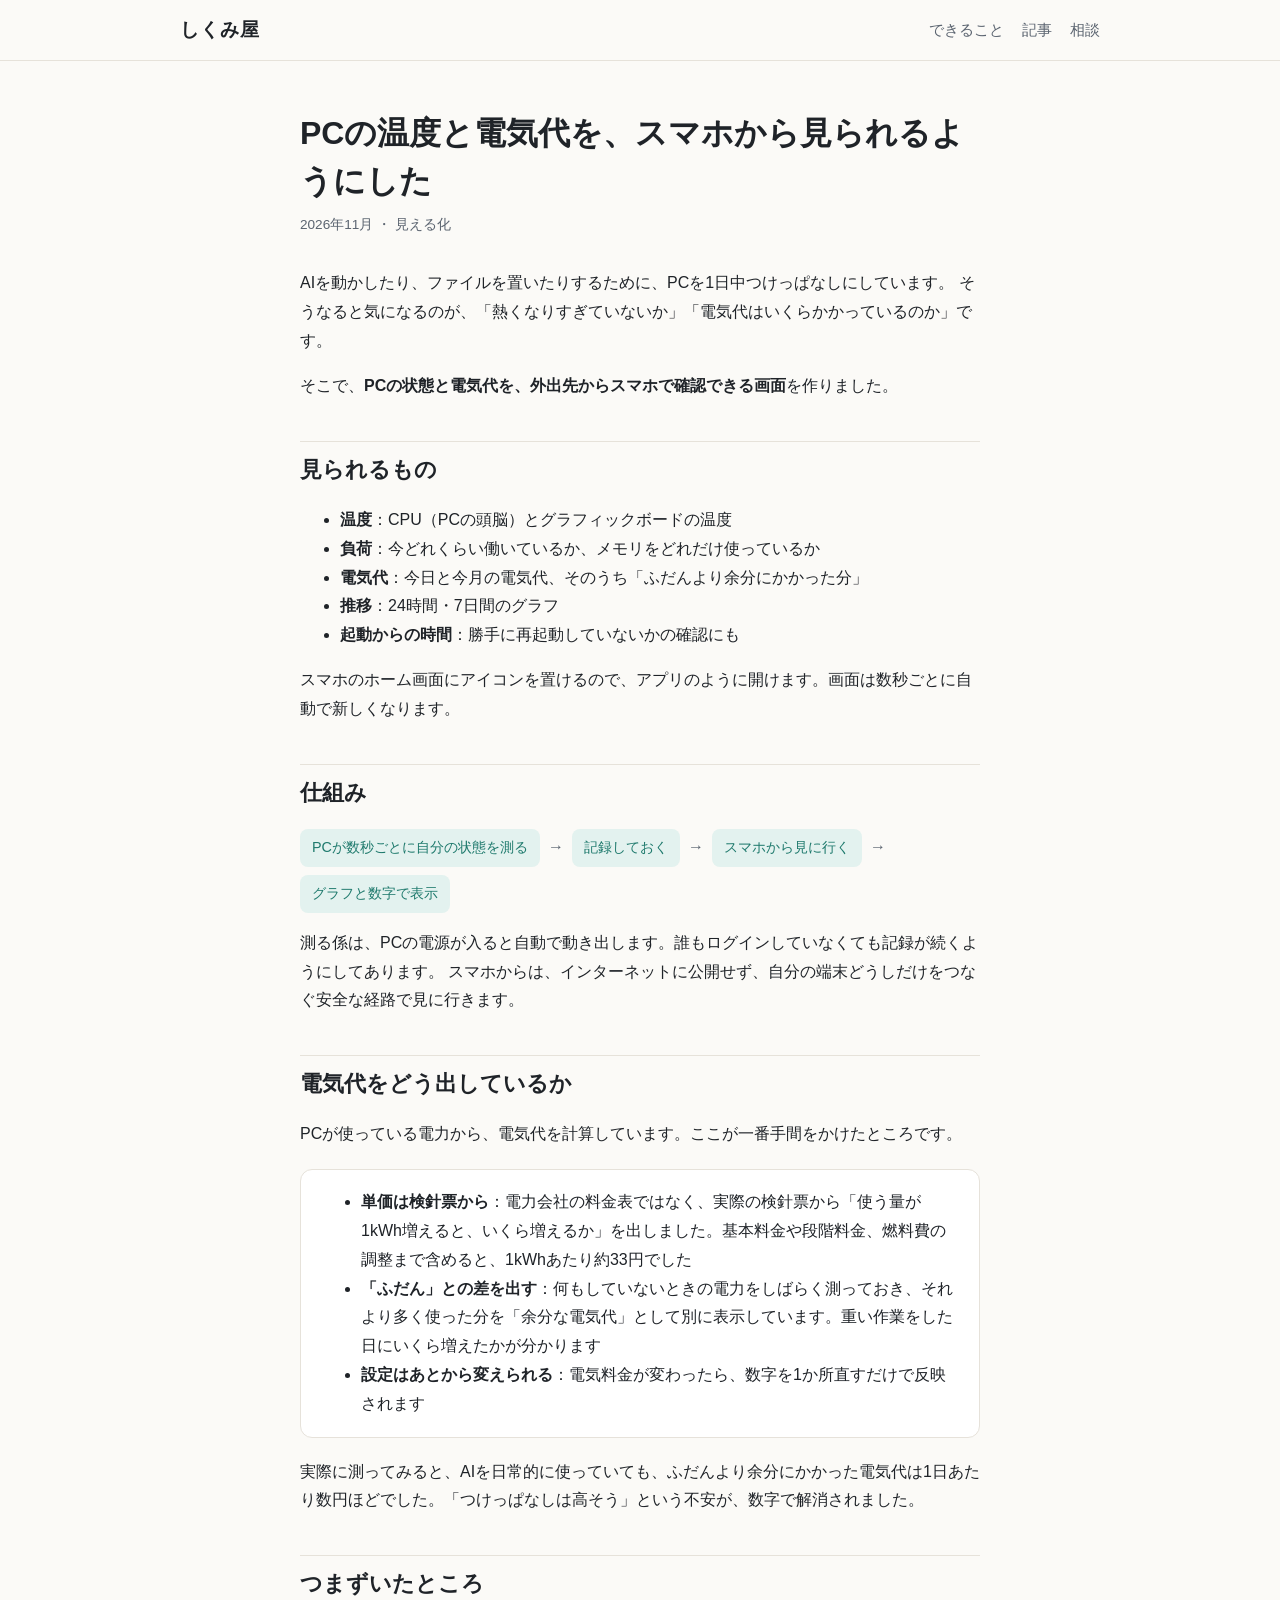
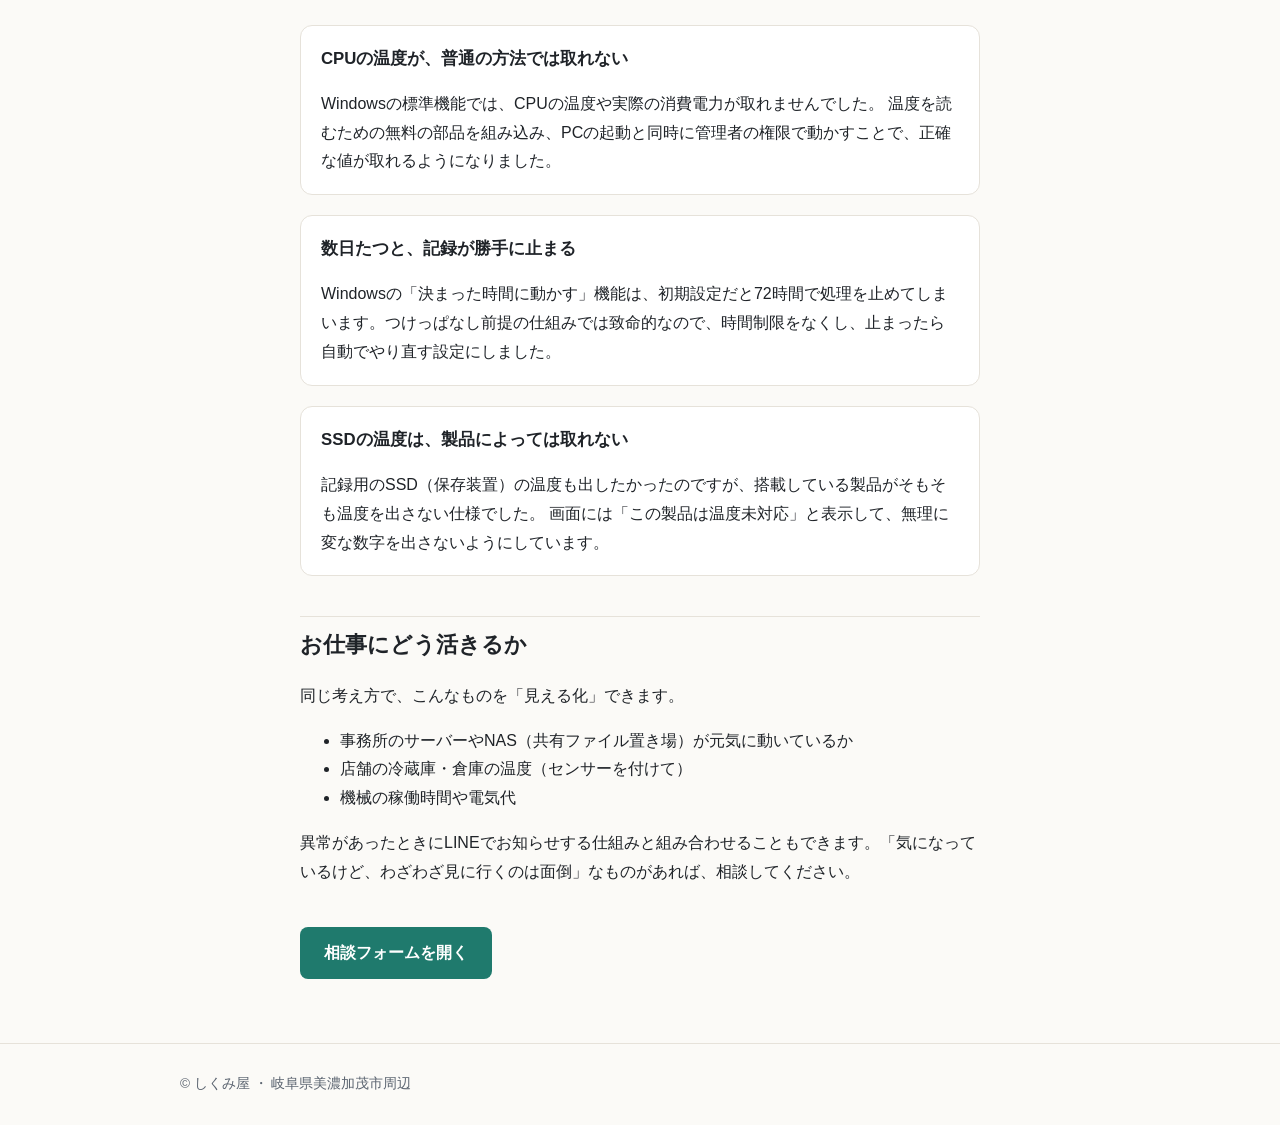
<file: articles/pc-monitor.html>
<!doctype html>
<html lang="ja">
<head>
<meta charset="utf-8">
<meta name="viewport" content="width=device-width, initial-scale=1">
<title>PCの温度と電気代を、スマホから見られるようにした | しくみ屋</title>
<meta name="description" content="つけっぱなしのPCが熱くなっていないか、電気代はいくらかかっているかを、外出先からスマホで確認できる画面を作った記録です。">
<link rel="stylesheet" href="../style.css">
</head>
<body>
<header><div class="wrap">
  <a class="logo" href="../">しくみ屋</a>
  <nav><a href="../#service">できること</a><a href="../#articles">記事</a><a href="../#contact">相談</a></nav>
</div></header>

<main class="article">
  <h1>PCの温度と電気代を、スマホから見られるようにした</h1>
  <div class="meta">2026年11月 ・ 見える化</div>

  <p>AIを動かしたり、ファイルを置いたりするために、PCを1日中つけっぱなしにしています。
    そうなると気になるのが、「熱くなりすぎていないか」「電気代はいくらかかっているのか」です。</p>
  <p>そこで、<strong>PCの状態と電気代を、外出先からスマホで確認できる画面</strong>を作りました。</p>

  <h2>見られるもの</h2>
  <ul>
    <li><strong>温度</strong>：CPU（PCの頭脳）とグラフィックボードの温度</li>
    <li><strong>負荷</strong>：今どれくらい働いているか、メモリをどれだけ使っているか</li>
    <li><strong>電気代</strong>：今日と今月の電気代、そのうち「ふだんより余分にかかった分」</li>
    <li><strong>推移</strong>：24時間・7日間のグラフ</li>
    <li><strong>起動からの時間</strong>：勝手に再起動していないかの確認にも</li>
  </ul>
  <p>スマホのホーム画面にアイコンを置けるので、アプリのように開けます。画面は数秒ごとに自動で新しくなります。</p>

  <h2>仕組み</h2>
  <div class="flowline">
    <span>PCが数秒ごとに自分の状態を測る</span><b>→</b><span>記録しておく</span><b>→</b><span>スマホから見に行く</span><b>→</b><span>グラフと数字で表示</span>
  </div>
  <p>測る係は、PCの電源が入ると自動で動き出します。誰もログインしていなくても記録が続くようにしてあります。
    スマホからは、インターネットに公開せず、自分の端末どうしだけをつなぐ安全な経路で見に行きます。</p>

  <h2>電気代をどう出しているか</h2>
  <p>PCが使っている電力から、電気代を計算しています。ここが一番手間をかけたところです。</p>
  <div class="box">
    <ul style="margin:0">
      <li><strong>単価は検針票から</strong>：電力会社の料金表ではなく、実際の検針票から「使う量が1kWh増えると、いくら増えるか」を出しました。基本料金や段階料金、燃料費の調整まで含めると、1kWhあたり約33円でした</li>
      <li><strong>「ふだん」との差を出す</strong>：何もしていないときの電力をしばらく測っておき、それより多く使った分を「余分な電気代」として別に表示しています。重い作業をした日にいくら増えたかが分かります</li>
      <li><strong>設定はあとから変えられる</strong>：電気料金が変わったら、数字を1か所直すだけで反映されます</li>
    </ul>
  </div>
  <p>実際に測ってみると、AIを日常的に使っていても、ふだんより余分にかかった電気代は1日あたり数円ほどでした。「つけっぱなしは高そう」という不安が、数字で解消されました。</p>

  <h2>つまずいたところ</h2>
  <div class="box">
    <h3 style="margin-top:0">CPUの温度が、普通の方法では取れない</h3>
    <p style="margin-bottom:0">Windowsの標準機能では、CPUの温度や実際の消費電力が取れませんでした。
      温度を読むための無料の部品を組み込み、PCの起動と同時に管理者の権限で動かすことで、正確な値が取れるようになりました。</p>
  </div>
  <div class="box">
    <h3 style="margin-top:0">数日たつと、記録が勝手に止まる</h3>
    <p style="margin-bottom:0">Windowsの「決まった時間に動かす」機能は、初期設定だと72時間で処理を止めてしまいます。つけっぱなし前提の仕組みでは致命的なので、時間制限をなくし、止まったら自動でやり直す設定にしました。</p>
  </div>
  <div class="box">
    <h3 style="margin-top:0">SSDの温度は、製品によっては取れない</h3>
    <p style="margin-bottom:0">記録用のSSD（保存装置）の温度も出したかったのですが、搭載している製品がそもそも温度を出さない仕様でした。
      画面には「この製品は温度未対応」と表示して、無理に変な数字を出さないようにしています。</p>
  </div>

  <h2>お仕事にどう活きるか</h2>
  <p>同じ考え方で、こんなものを「見える化」できます。</p>
  <ul>
    <li>事務所のサーバーやNAS（共有ファイル置き場）が元気に動いているか</li>
    <li>店舗の冷蔵庫・倉庫の温度（センサーを付けて）</li>
    <li>機械の稼働時間や電気代</li>
  </ul>
  <p>異常があったときにLINEでお知らせする仕組みと組み合わせることもできます。「気になっているけど、わざわざ見に行くのは面倒」なものがあれば、相談してください。</p>

  <p class="cta"><a class="btn" href="https://docs.google.com/forms/d/e/1FAIpQLSdPCOZxDOZvlKaMUaTIRZ9rGjRrdgUR9eAtF6QADRcpsjMWAw/viewform" target="_blank" rel="noopener">相談フォームを開く</a></p>
</main>

<footer><div class="wrap">© しくみ屋 ・ 岐阜県美濃加茂市周辺</div></footer>
</body>
</html>
</file>
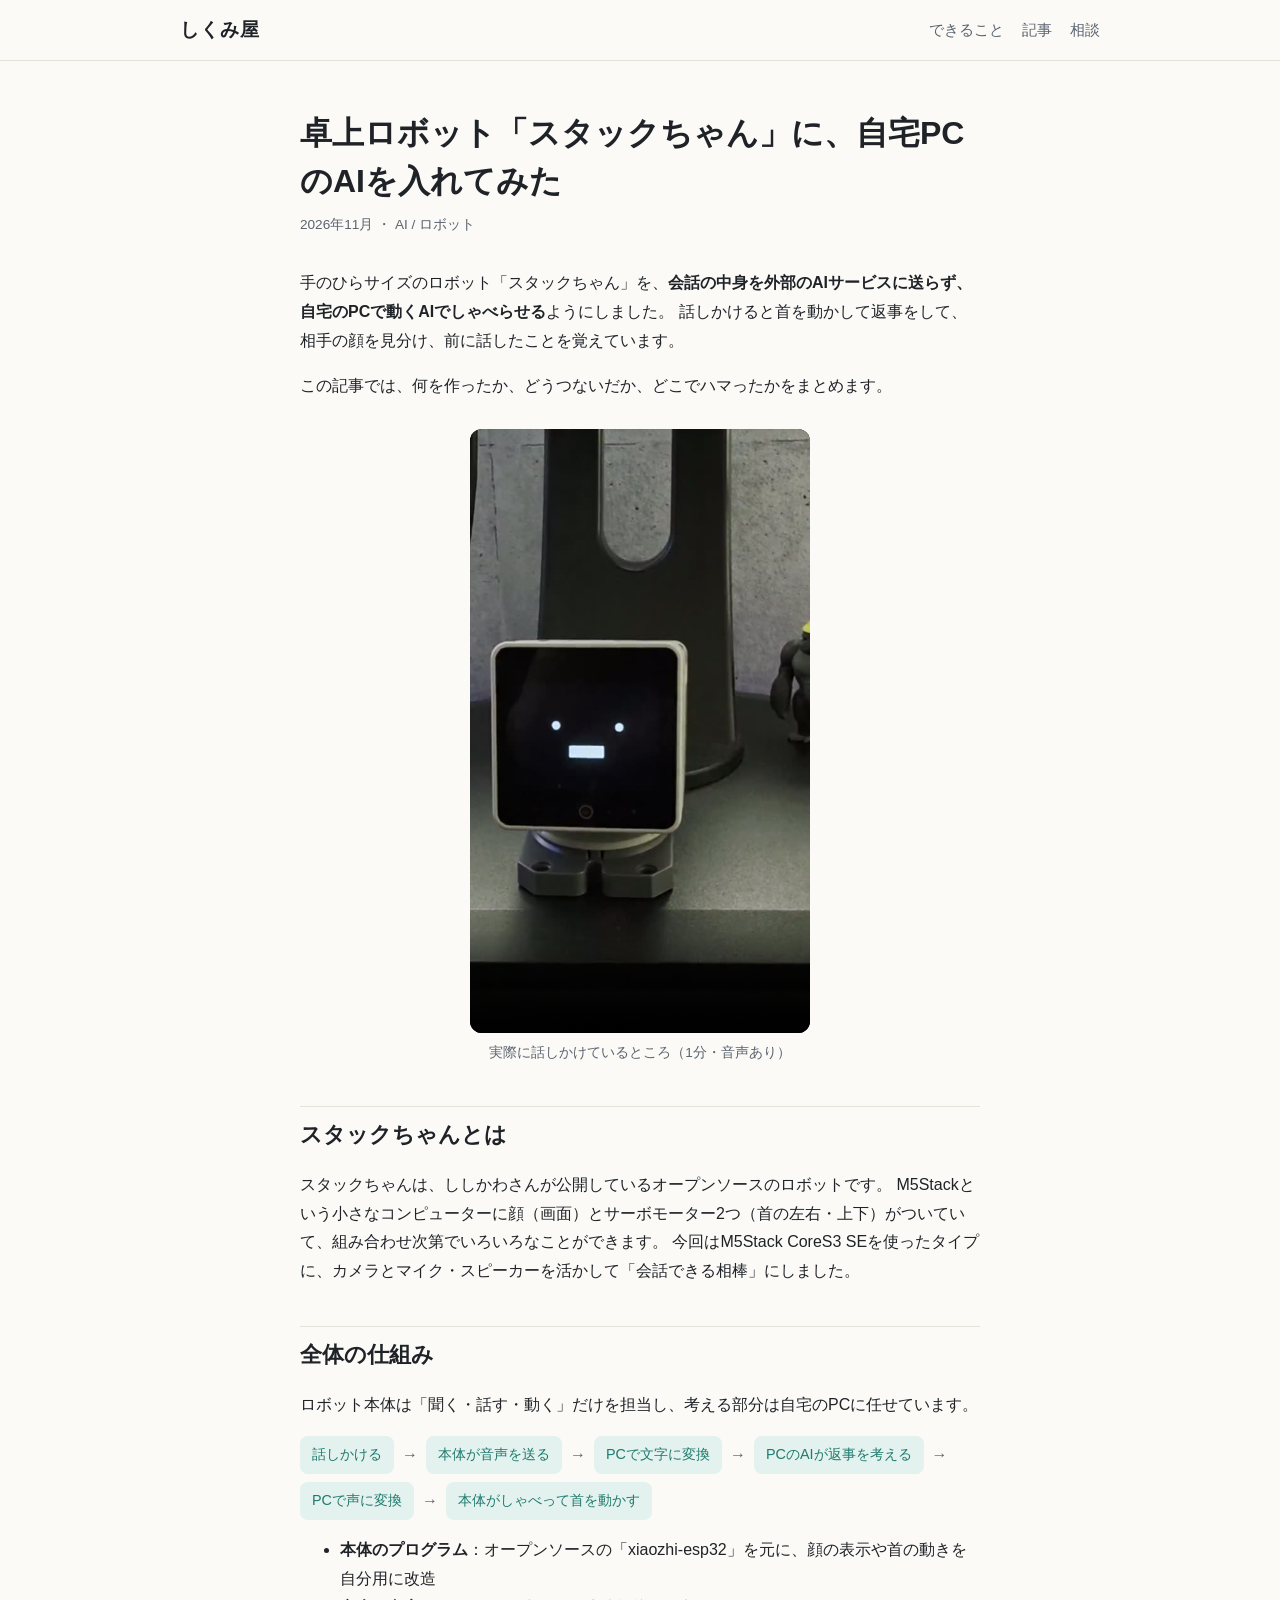
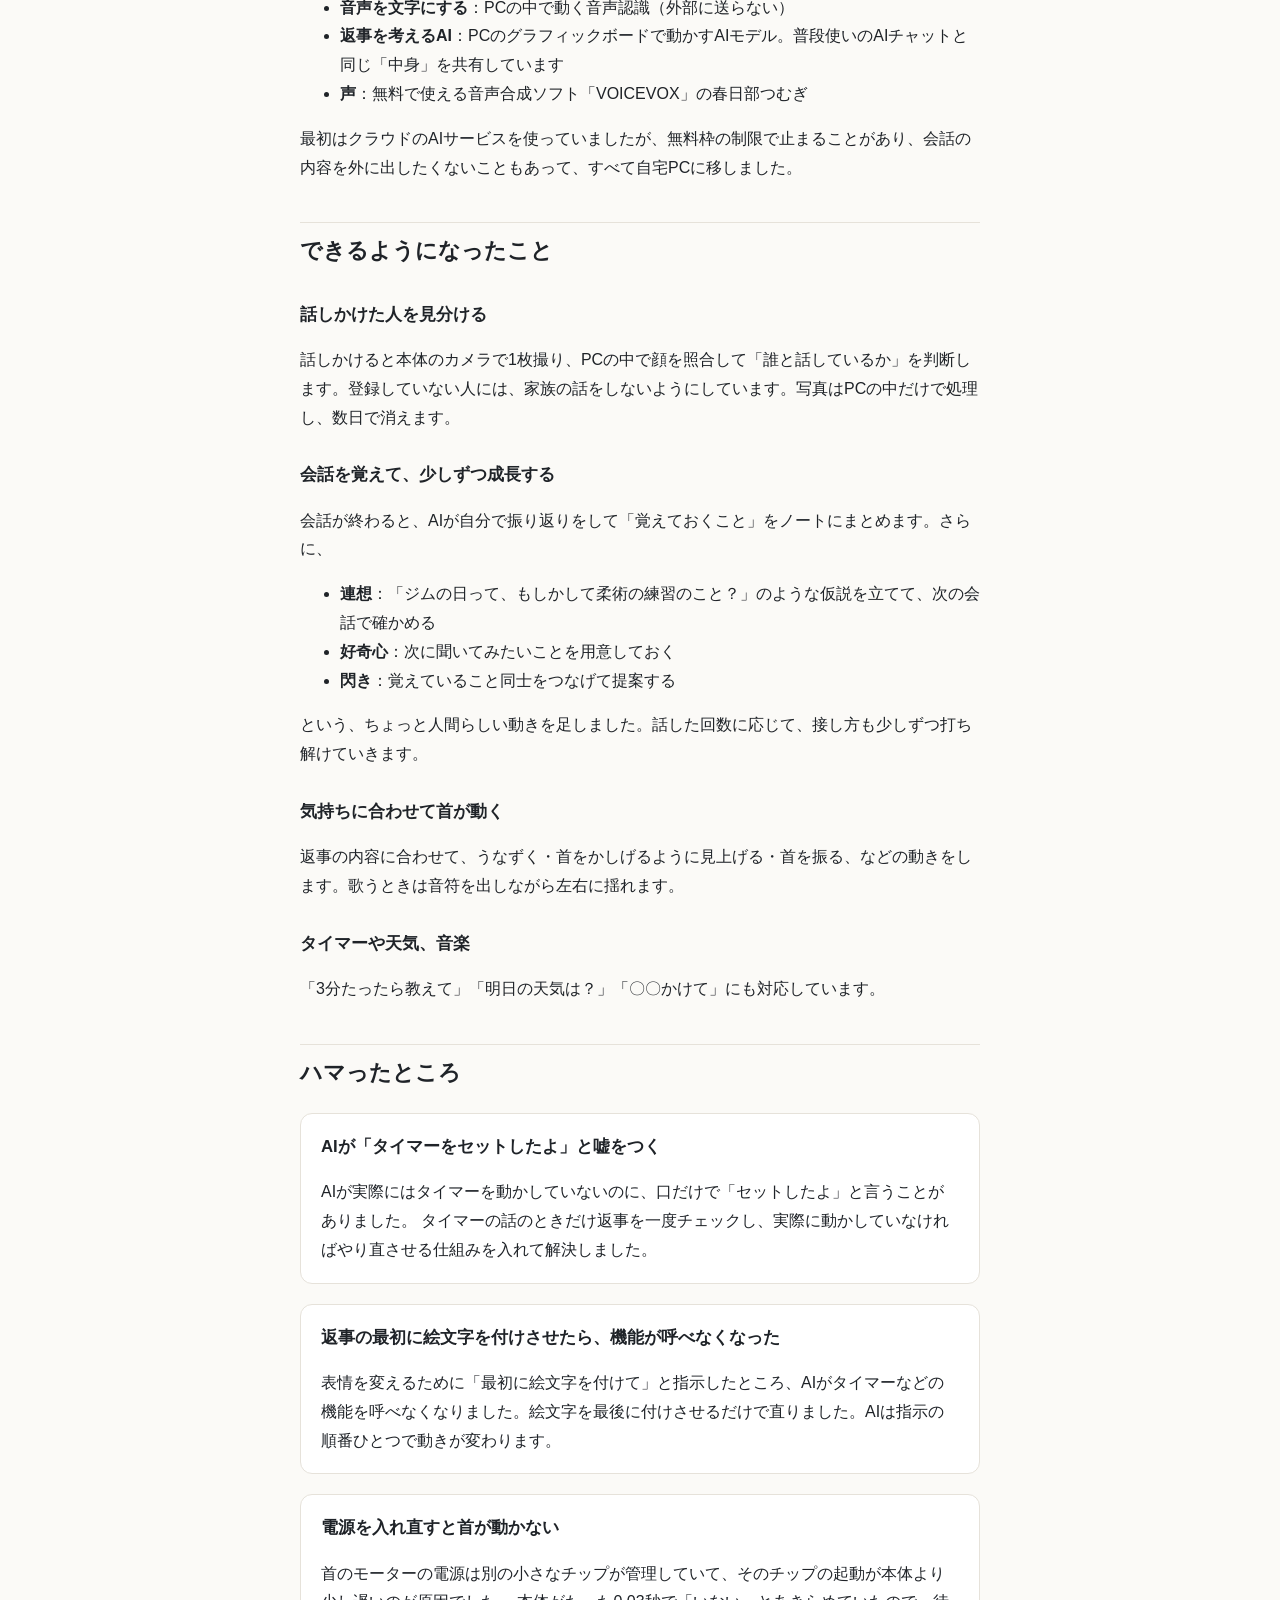
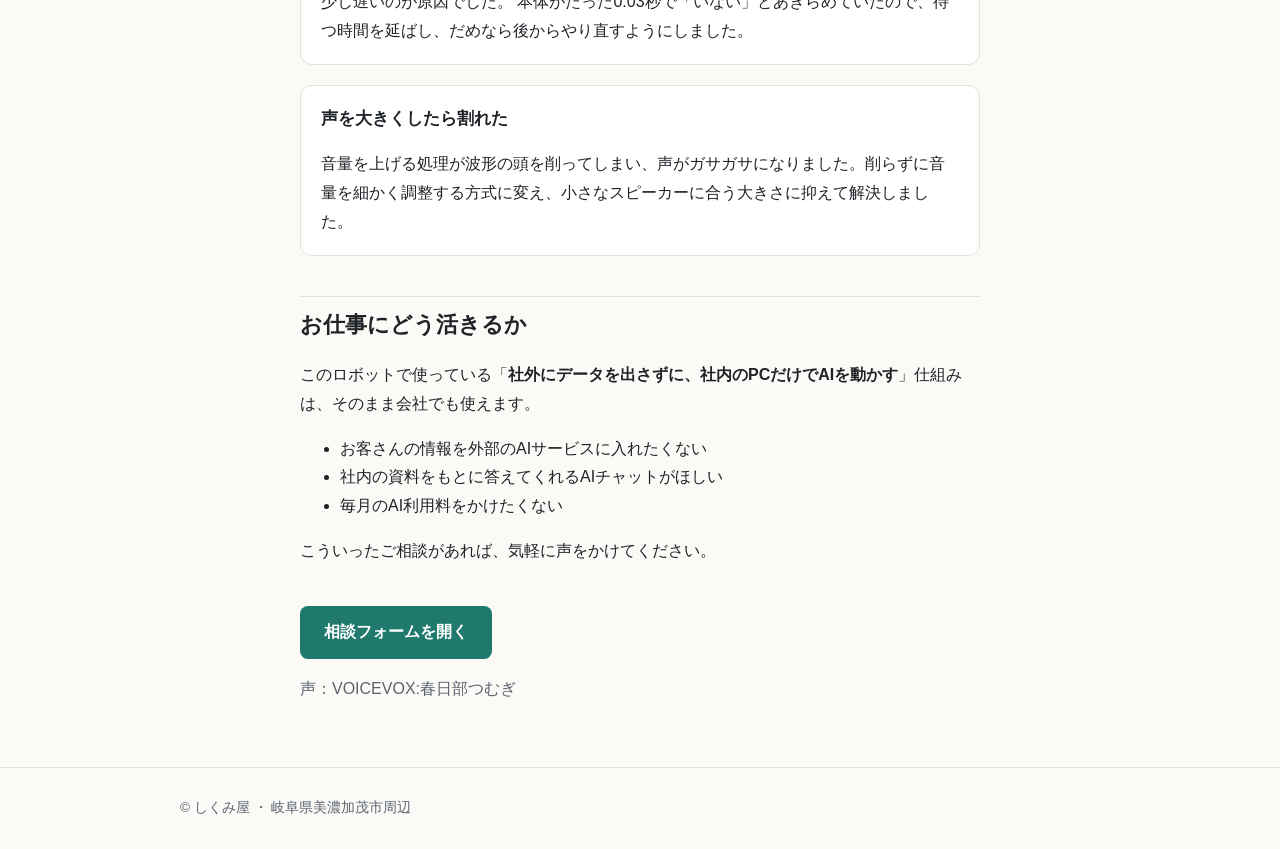
<file: articles/stackchan-local-ai.html>
<!doctype html>
<html lang="ja">
<head>
<meta charset="utf-8">
<meta name="viewport" content="width=device-width, initial-scale=1">
<title>卓上ロボット「スタックちゃん」に、自宅PCのAIを入れてみた | しくみ屋</title>
<meta name="description" content="クラウドに頼らず、自宅PCのAIでしゃべる卓上ロボットを作った記録。顔の見分け、会話の記憶、ハマったところまで。">
<link rel="stylesheet" href="../style.css">
</head>
<body>
<header><div class="wrap">
  <a class="logo" href="../">しくみ屋</a>
  <nav><a href="../#service">できること</a><a href="../#articles">記事</a><a href="../#contact">相談</a></nav>
</div></header>

<main class="article">
  <h1>卓上ロボット「スタックちゃん」に、自宅PCのAIを入れてみた</h1>
  <div class="meta">2026年11月 ・ AI / ロボット</div>

  <p>手のひらサイズのロボット「スタックちゃん」を、<strong>会話の中身を外部のAIサービスに送らず、自宅のPCで動くAIでしゃべらせる</strong>ようにしました。
    話しかけると首を動かして返事をして、相手の顔を見分け、前に話したことを覚えています。</p>
  <p>この記事では、何を作ったか、どうつないだか、どこでハマったかをまとめます。</p>
  <figure class="video">
    <video src="../media/stackchan.mp4" poster="../media/stackchan-poster.jpg" controls playsinline preload="metadata"></video>
    <figcaption>実際に話しかけているところ（1分・音声あり）</figcaption>
  </figure>

  <h2>スタックちゃんとは</h2>
  <p>スタックちゃんは、ししかわさんが公開しているオープンソースのロボットです。
    M5Stackという小さなコンピューターに顔（画面）とサーボモーター2つ（首の左右・上下）がついていて、組み合わせ次第でいろいろなことができます。
    今回はM5Stack CoreS3 SEを使ったタイプに、カメラとマイク・スピーカーを活かして「会話できる相棒」にしました。</p>

  <h2>全体の仕組み</h2>
  <p>ロボット本体は「聞く・話す・動く」だけを担当し、考える部分は自宅のPCに任せています。</p>
  <div class="flowline">
    <span>話しかける</span><b>→</b><span>本体が音声を送る</span><b>→</b><span>PCで文字に変換</span><b>→</b><span>PCのAIが返事を考える</span><b>→</b><span>PCで声に変換</span><b>→</b><span>本体がしゃべって首を動かす</span>
  </div>
  <ul>
    <li><strong>本体のプログラム</strong>：オープンソースの「xiaozhi-esp32」を元に、顔の表示や首の動きを自分用に改造</li>
    <li><strong>音声を文字にする</strong>：PCの中で動く音声認識（外部に送らない）</li>
    <li><strong>返事を考えるAI</strong>：PCのグラフィックボードで動かすAIモデル。普段使いのAIチャットと同じ「中身」を共有しています</li>
    <li><strong>声</strong>：無料で使える音声合成ソフト「VOICEVOX」の春日部つむぎ</li>
  </ul>
  <p>最初はクラウドのAIサービスを使っていましたが、無料枠の制限で止まることがあり、会話の内容を外に出したくないこともあって、すべて自宅PCに移しました。</p>

  <h2>できるようになったこと</h2>
  <h3>話しかけた人を見分ける</h3>
  <p>話しかけると本体のカメラで1枚撮り、PCの中で顔を照合して「誰と話しているか」を判断します。登録していない人には、家族の話をしないようにしています。写真はPCの中だけで処理し、数日で消えます。</p>
  <h3>会話を覚えて、少しずつ成長する</h3>
  <p>会話が終わると、AIが自分で振り返りをして「覚えておくこと」をノートにまとめます。さらに、</p>
  <ul>
    <li><strong>連想</strong>：「ジムの日って、もしかして柔術の練習のこと？」のような仮説を立てて、次の会話で確かめる</li>
    <li><strong>好奇心</strong>：次に聞いてみたいことを用意しておく</li>
    <li><strong>閃き</strong>：覚えていること同士をつなげて提案する</li>
  </ul>
  <p>という、ちょっと人間らしい動きを足しました。話した回数に応じて、接し方も少しずつ打ち解けていきます。</p>
  <h3>気持ちに合わせて首が動く</h3>
  <p>返事の内容に合わせて、うなずく・首をかしげるように見上げる・首を振る、などの動きをします。歌うときは音符を出しながら左右に揺れます。</p>
  <h3>タイマーや天気、音楽</h3>
  <p>「3分たったら教えて」「明日の天気は？」「〇〇かけて」にも対応しています。</p>

  <h2>ハマったところ</h2>
  <div class="box">
    <h3 style="margin-top:0">AIが「タイマーをセットしたよ」と嘘をつく</h3>
    <p style="margin-bottom:0">AIが実際にはタイマーを動かしていないのに、口だけで「セットしたよ」と言うことがありました。
      タイマーの話のときだけ返事を一度チェックし、実際に動かしていなければやり直させる仕組みを入れて解決しました。</p>
  </div>
  <div class="box">
    <h3 style="margin-top:0">返事の最初に絵文字を付けさせたら、機能が呼べなくなった</h3>
    <p style="margin-bottom:0">表情を変えるために「最初に絵文字を付けて」と指示したところ、AIがタイマーなどの機能を呼べなくなりました。絵文字を最後に付けさせるだけで直りました。AIは指示の順番ひとつで動きが変わります。</p>
  </div>
  <div class="box">
    <h3 style="margin-top:0">電源を入れ直すと首が動かない</h3>
    <p style="margin-bottom:0">首のモーターの電源は別の小さなチップが管理していて、そのチップの起動が本体より少し遅いのが原因でした。
      本体がたった0.03秒で「いない」とあきらめていたので、待つ時間を延ばし、だめなら後からやり直すようにしました。</p>
  </div>
  <div class="box">
    <h3 style="margin-top:0">声を大きくしたら割れた</h3>
    <p style="margin-bottom:0">音量を上げる処理が波形の頭を削ってしまい、声がガサガサになりました。削らずに音量を細かく調整する方式に変え、小さなスピーカーに合う大きさに抑えて解決しました。</p>
  </div>

  <h2>お仕事にどう活きるか</h2>
  <p>このロボットで使っている「<strong>社外にデータを出さずに、社内のPCだけでAIを動かす</strong>」仕組みは、そのまま会社でも使えます。</p>
  <ul>
    <li>お客さんの情報を外部のAIサービスに入れたくない</li>
    <li>社内の資料をもとに答えてくれるAIチャットがほしい</li>
    <li>毎月のAI利用料をかけたくない</li>
  </ul>
  <p>こういったご相談があれば、気軽に声をかけてください。</p>

  <p class="cta"><a class="btn" href="https://docs.google.com/forms/d/e/1FAIpQLSdPCOZxDOZvlKaMUaTIRZ9rGjRrdgUR9eAtF6QADRcpsjMWAw/viewform" target="_blank" rel="noopener">相談フォームを開く</a></p>

  <p class="note">声：VOICEVOX:春日部つむぎ</p>
</main>

<footer><div class="wrap">© しくみ屋 ・ 岐阜県美濃加茂市周辺</div></footer>
</body>
</html>
</file>
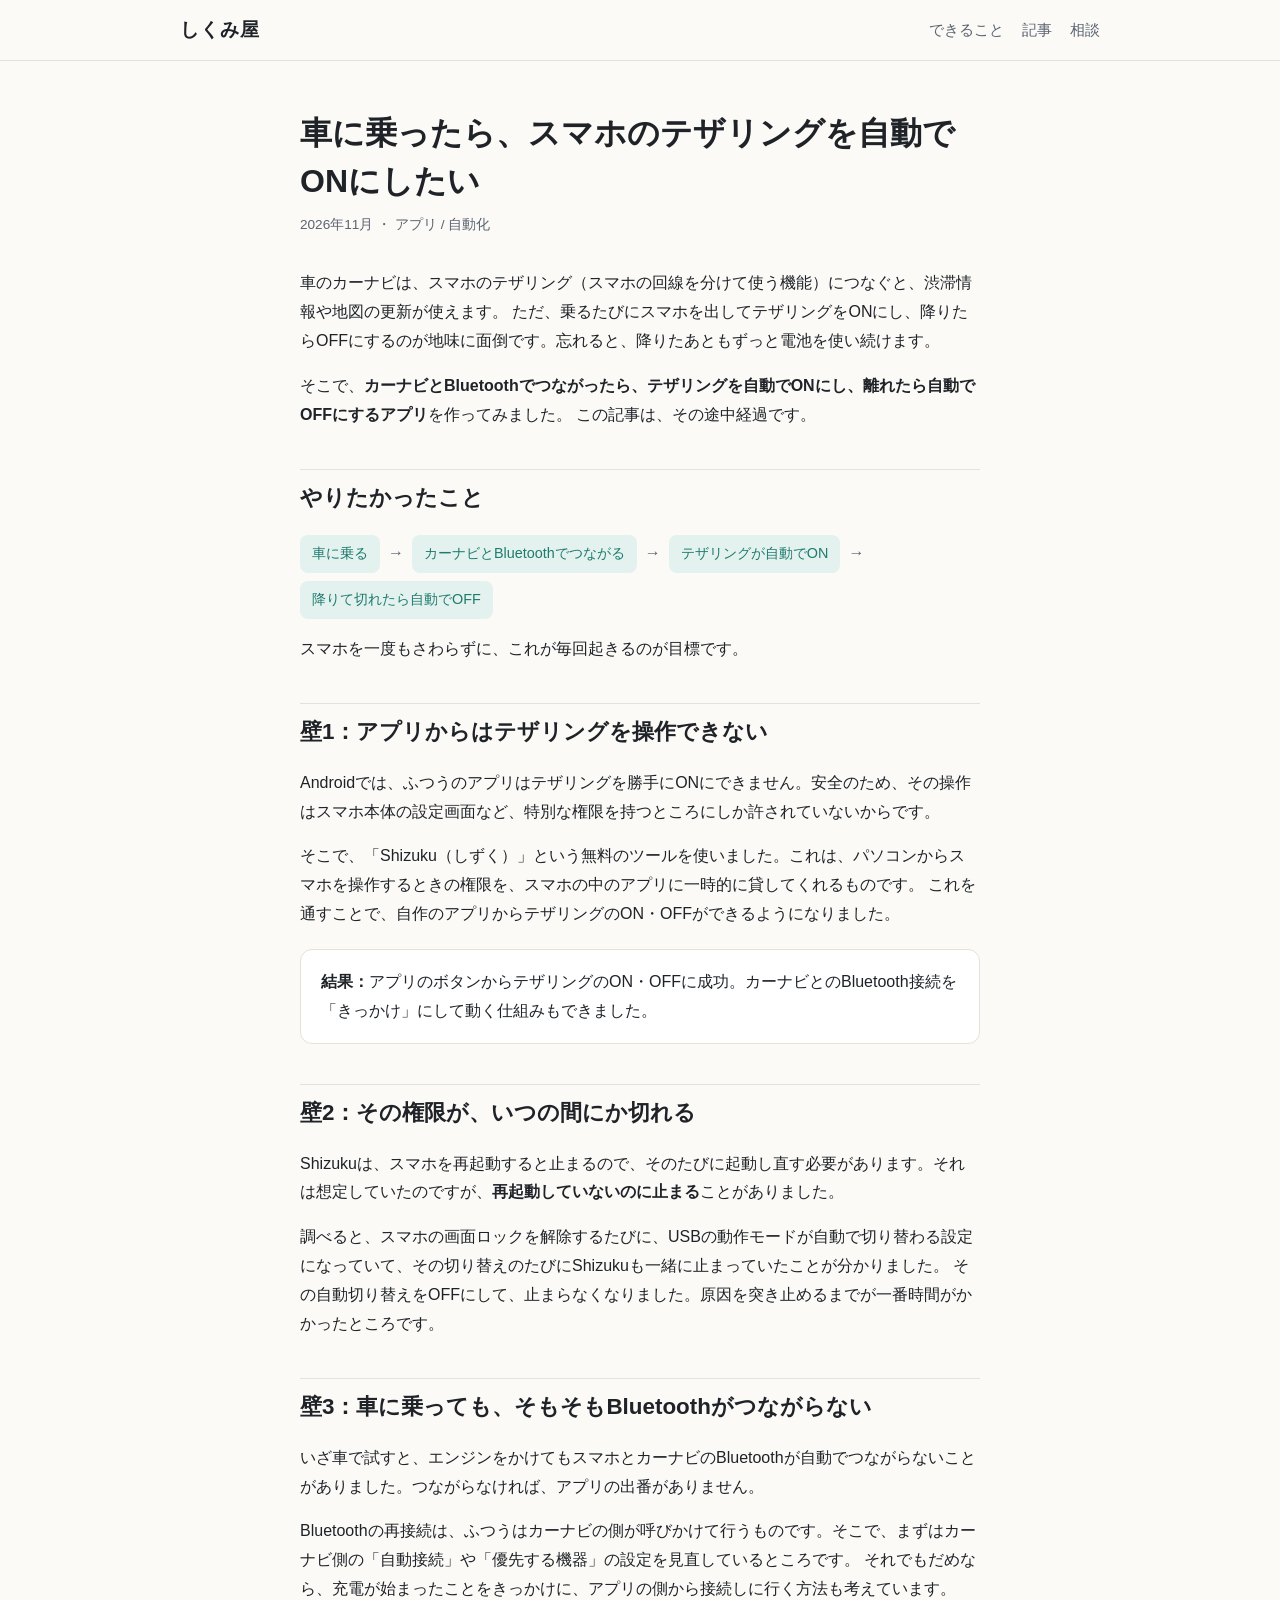
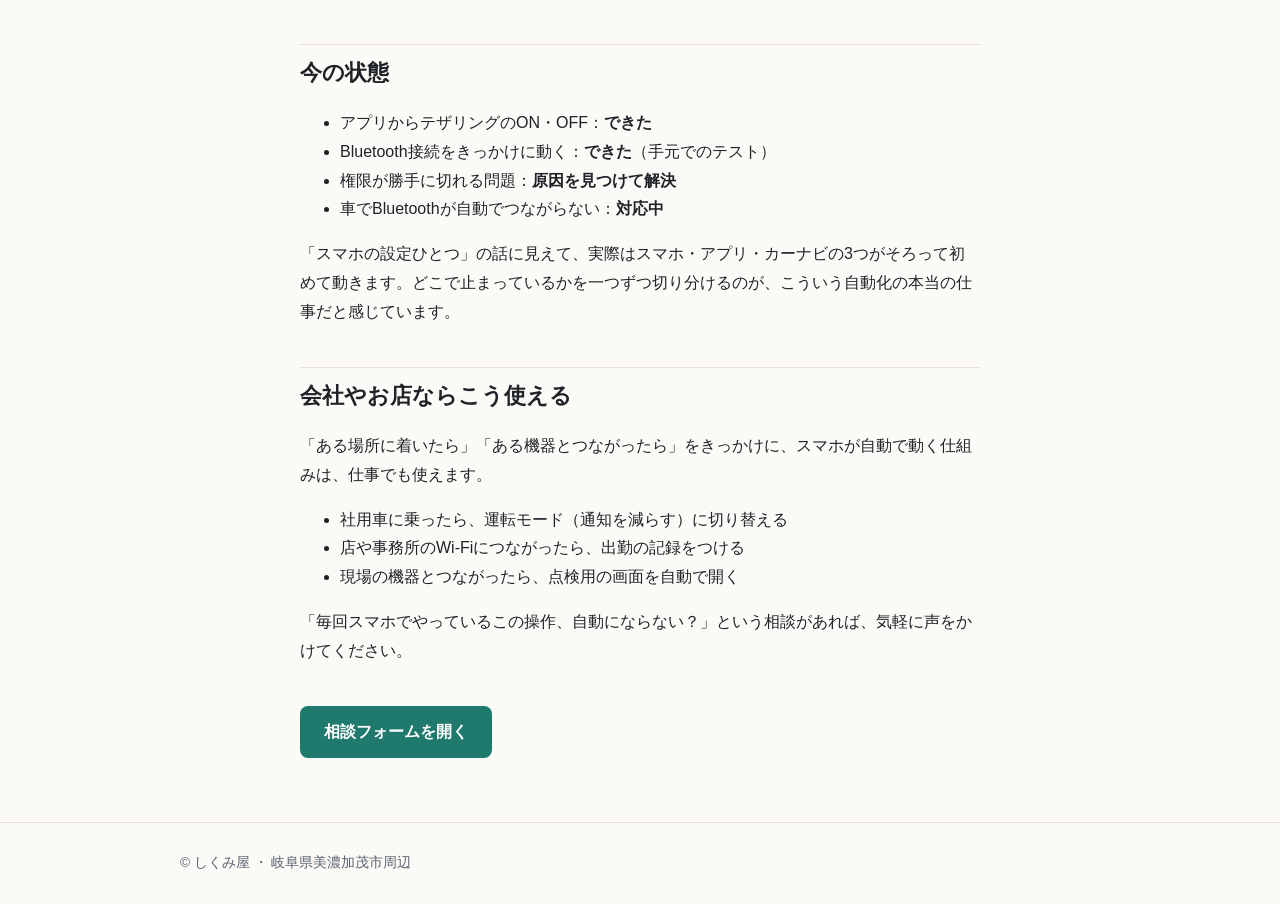
<file: articles/tether-auto.html>
<!doctype html>
<html lang="ja">
<head>
<meta charset="utf-8">
<meta name="viewport" content="width=device-width, initial-scale=1">
<title>車に乗ったら、スマホのテザリングを自動でONにしたい | しくみ屋</title>
<meta name="description" content="カーナビとBluetoothでつながったら、スマホのテザリングを自動でON・OFFするAndroidアプリを作った途中経過。うまくいったこと、いかなかったこと。">
<link rel="stylesheet" href="../style.css">
</head>
<body>
<header><div class="wrap">
  <a class="logo" href="../">しくみ屋</a>
  <nav><a href="../#service">できること</a><a href="../#articles">記事</a><a href="../#contact">相談</a></nav>
</div></header>

<main class="article">
  <h1>車に乗ったら、スマホのテザリングを自動でONにしたい</h1>
  <div class="meta">2026年11月 ・ アプリ / 自動化</div>

  <p>車のカーナビは、スマホのテザリング（スマホの回線を分けて使う機能）につなぐと、渋滞情報や地図の更新が使えます。
    ただ、乗るたびにスマホを出してテザリングをONにし、降りたらOFFにするのが地味に面倒です。忘れると、降りたあともずっと電池を使い続けます。</p>
  <p>そこで、<strong>カーナビとBluetoothでつながったら、テザリングを自動でONにし、離れたら自動でOFFにするアプリ</strong>を作ってみました。
    この記事は、その途中経過です。</p>

  <h2>やりたかったこと</h2>
  <div class="flowline">
    <span>車に乗る</span><b>→</b><span>カーナビとBluetoothでつながる</span><b>→</b><span>テザリングが自動でON</span><b>→</b><span>降りて切れたら自動でOFF</span>
  </div>
  <p>スマホを一度もさわらずに、これが毎回起きるのが目標です。</p>

  <h2>壁1：アプリからはテザリングを操作できない</h2>
  <p>Androidでは、ふつうのアプリはテザリングを勝手にONにできません。安全のため、その操作はスマホ本体の設定画面など、特別な権限を持つところにしか許されていないからです。</p>
  <p>そこで、「Shizuku（しずく）」という無料のツールを使いました。これは、パソコンからスマホを操作するときの権限を、スマホの中のアプリに一時的に貸してくれるものです。
    これを通すことで、自作のアプリからテザリングのON・OFFができるようになりました。</p>
  <div class="box">
    <p style="margin:0"><strong>結果：</strong>アプリのボタンからテザリングのON・OFFに成功。カーナビとのBluetooth接続を「きっかけ」にして動く仕組みもできました。</p>
  </div>

  <h2>壁2：その権限が、いつの間にか切れる</h2>
  <p>Shizukuは、スマホを再起動すると止まるので、そのたびに起動し直す必要があります。それは想定していたのですが、<strong>再起動していないのに止まる</strong>ことがありました。</p>
  <p>調べると、スマホの画面ロックを解除するたびに、USBの動作モードが自動で切り替わる設定になっていて、その切り替えのたびにShizukuも一緒に止まっていたことが分かりました。
    その自動切り替えをOFFにして、止まらなくなりました。原因を突き止めるまでが一番時間がかかったところです。</p>

  <h2>壁3：車に乗っても、そもそもBluetoothがつながらない</h2>
  <p>いざ車で試すと、エンジンをかけてもスマホとカーナビのBluetoothが自動でつながらないことがありました。つながらなければ、アプリの出番がありません。</p>
  <p>Bluetoothの再接続は、ふつうはカーナビの側が呼びかけて行うものです。そこで、まずはカーナビ側の「自動接続」や「優先する機器」の設定を見直しているところです。
    それでもだめなら、充電が始まったことをきっかけに、アプリの側から接続しに行く方法も考えています。</p>

  <h2>今の状態</h2>
  <ul>
    <li>アプリからテザリングのON・OFF：<strong>できた</strong></li>
    <li>Bluetooth接続をきっかけに動く：<strong>できた</strong>（手元でのテスト）</li>
    <li>権限が勝手に切れる問題：<strong>原因を見つけて解決</strong></li>
    <li>車でBluetoothが自動でつながらない：<strong>対応中</strong></li>
  </ul>
  <p>「スマホの設定ひとつ」の話に見えて、実際はスマホ・アプリ・カーナビの3つがそろって初めて動きます。どこで止まっているかを一つずつ切り分けるのが、こういう自動化の本当の仕事だと感じています。</p>

  <h2>会社やお店ならこう使える</h2>
  <p>「ある場所に着いたら」「ある機器とつながったら」をきっかけに、スマホが自動で動く仕組みは、仕事でも使えます。</p>
  <ul>
    <li>社用車に乗ったら、運転モード（通知を減らす）に切り替える</li>
    <li>店や事務所のWi-Fiにつながったら、出勤の記録をつける</li>
    <li>現場の機器とつながったら、点検用の画面を自動で開く</li>
  </ul>
  <p>「毎回スマホでやっているこの操作、自動にならない？」という相談があれば、気軽に声をかけてください。</p>

  <p class="cta"><a class="btn" href="https://docs.google.com/forms/d/e/1FAIpQLSdPCOZxDOZvlKaMUaTIRZ9rGjRrdgUR9eAtF6QADRcpsjMWAw/viewform" target="_blank" rel="noopener">相談フォームを開く</a></p>
</main>

<footer><div class="wrap">© しくみ屋 ・ 岐阜県美濃加茂市周辺</div></footer>
</body>
</html>
</file>
<file: style.css>
:root{
  --bg:#fbfaf7; --fg:#1f2328; --muted:#5b6470; --card:#ffffff; --line:#e6e2da;
  --accent:#1f7a6d; --accent-soft:#e3f2ef;
}
@media (prefers-color-scheme: dark){
  :root{ --bg:#15181c; --fg:#e8eaed; --muted:#9aa3ad; --card:#1d2126; --line:#2c3238;
         --accent:#5cc2b0; --accent-soft:#1c3330; }
}
*{box-sizing:border-box}
body{margin:0;background:var(--bg);color:var(--fg);
  font-family:"Hiragino Sans","Noto Sans JP","Yu Gothic UI",Meiryo,sans-serif;line-height:1.8}
a{color:var(--accent)}
.wrap{max-width:960px;margin:0 auto;padding:0 20px}
header{border-bottom:1px solid var(--line)}
header .wrap{display:flex;justify-content:space-between;align-items:center;height:60px}
.logo{font-weight:700;font-size:1.2rem;letter-spacing:.05em;text-decoration:none;color:var(--fg)}
nav a{margin-left:18px;text-decoration:none;color:var(--muted);font-size:.95rem}
nav a:hover{color:var(--accent)}
.hero{padding:72px 0 56px}
.hero h1{font-size:clamp(1.6rem,4.5vw,2.4rem);line-height:1.45;margin:0 0 18px}
.hero p{color:var(--muted);max-width:640px;margin:0 0 28px}
.btn{display:inline-block;background:var(--accent);color:#fff;padding:12px 24px;border-radius:8px;
  text-decoration:none;font-weight:600}
@media (prefers-color-scheme: dark){ .btn{color:#10201d} }
section{padding:48px 0;border-top:1px solid var(--line)}
h2{font-size:1.4rem;margin:0 0 8px}
.lead{color:var(--muted);margin:0 0 28px}
.grid{display:grid;grid-template-columns:repeat(auto-fit,minmax(260px,1fr));gap:16px}
.card{background:var(--card);border:1px solid var(--line);border-radius:12px;padding:22px}
.card h3{margin:0 0 6px;font-size:1.05rem}
.card p{margin:0;color:var(--muted);font-size:.95rem}
.tag{display:inline-block;background:var(--accent-soft);color:var(--accent);font-size:.78rem;
  padding:2px 10px;border-radius:99px;margin-bottom:10px}
table{width:100%;border-collapse:collapse;background:var(--card);border:1px solid var(--line);border-radius:12px;overflow:hidden}
td,th{padding:14px 16px;border-bottom:1px solid var(--line);text-align:left;font-size:.95rem}
th{width:42%;font-weight:600}
tr:last-child td,tr:last-child th{border-bottom:none}
.note{color:var(--muted);font-size:.85rem;margin-top:10px}
ol.flow{padding-left:1.2em} ol.flow li{margin-bottom:6px}
footer{padding:28px 0;color:var(--muted);font-size:.85rem;border-top:1px solid var(--line)}
@media (max-width:560px){ nav a{margin-left:12px;font-size:.85rem} .hero{padding:48px 0 40px} }
/* article */
.article{max-width:720px;margin:0 auto;padding:48px 20px}
.article h1{font-size:clamp(1.5rem,4vw,2rem);line-height:1.5;margin:0 0 8px}
.article .meta{color:var(--muted);font-size:.85rem;margin-bottom:32px}
.article h2{margin:40px 0 12px;padding-top:8px;border-top:1px solid var(--line)}
.article h3{margin:28px 0 8px;font-size:1.05rem}
.article p,.article li{font-size:1rem}
.article .box{background:var(--card);border:1px solid var(--line);border-radius:12px;padding:18px 20px;margin:20px 0}
.flowline{display:flex;flex-wrap:wrap;gap:8px;align-items:center;margin:16px 0}
.flowline span{background:var(--accent-soft);color:var(--accent);padding:6px 12px;border-radius:8px;font-size:.9rem}
.flowline b{color:var(--muted)}
.cta{margin-top:40px}
.list a{display:block;text-decoration:none;color:var(--fg)}
.list a:hover h3{color:var(--accent)}
@media (max-width:560px){
  header .wrap{height:auto;flex-wrap:wrap;padding-top:10px;padding-bottom:8px}
  nav{width:100%;display:flex;flex-wrap:wrap;gap:4px 14px} nav a{margin-left:0}
}
.video{margin:28px auto;max-width:340px;text-align:center}
.video video{width:100%;border-radius:12px;background:#000;display:block}
.video figcaption{color:var(--muted);font-size:.85rem;margin-top:8px}
</file>
